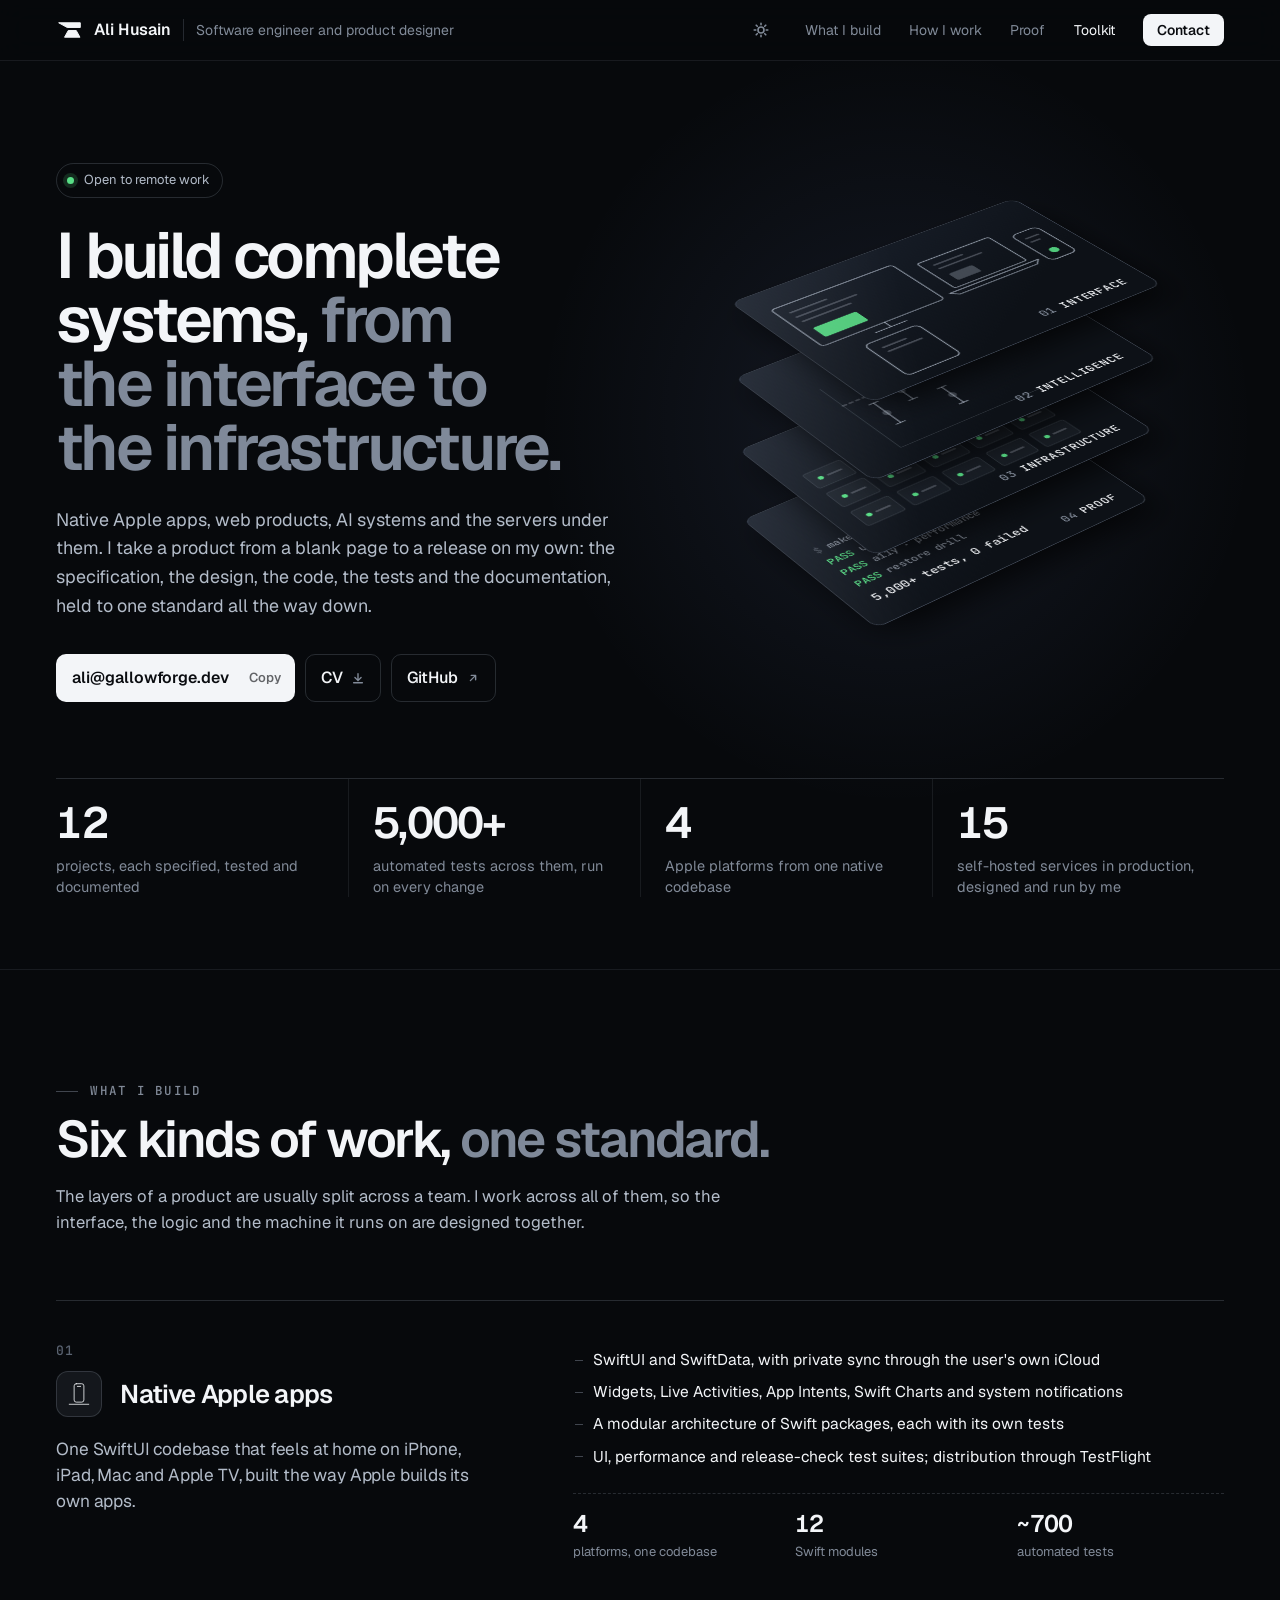
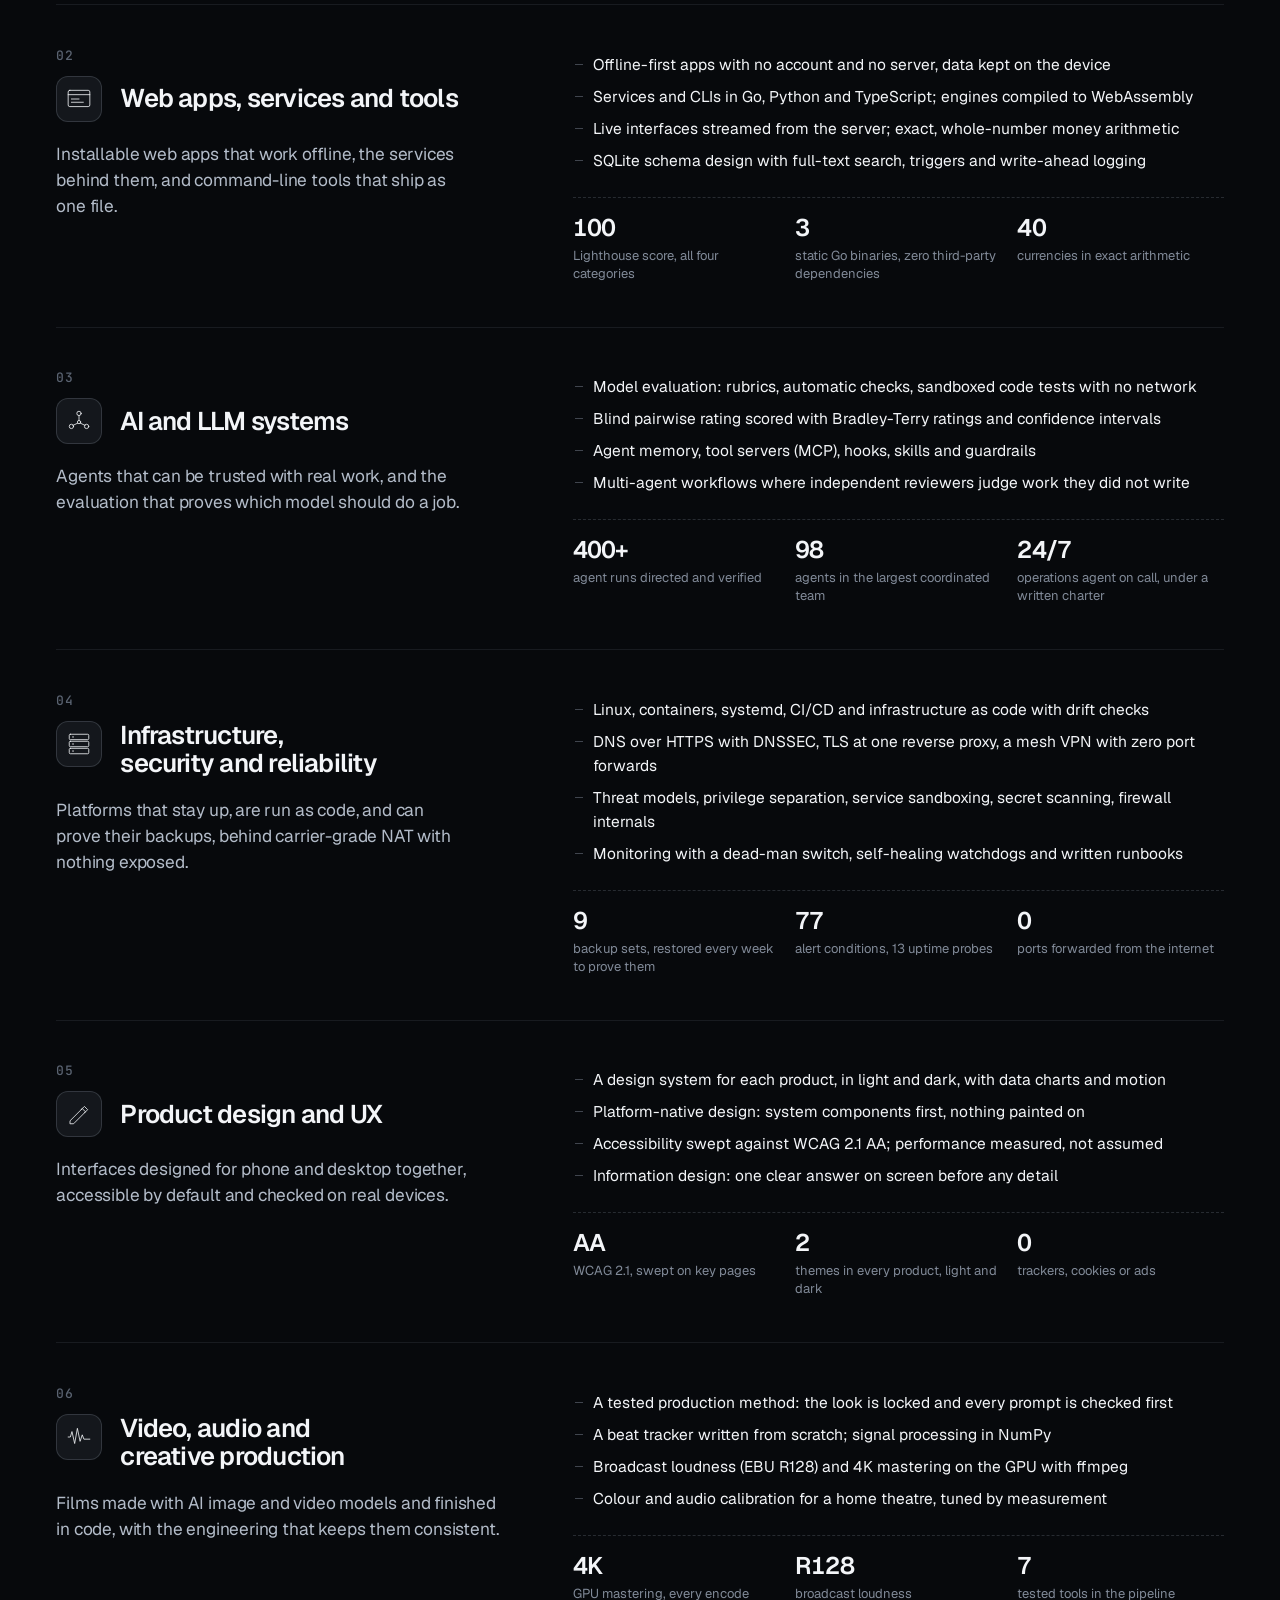
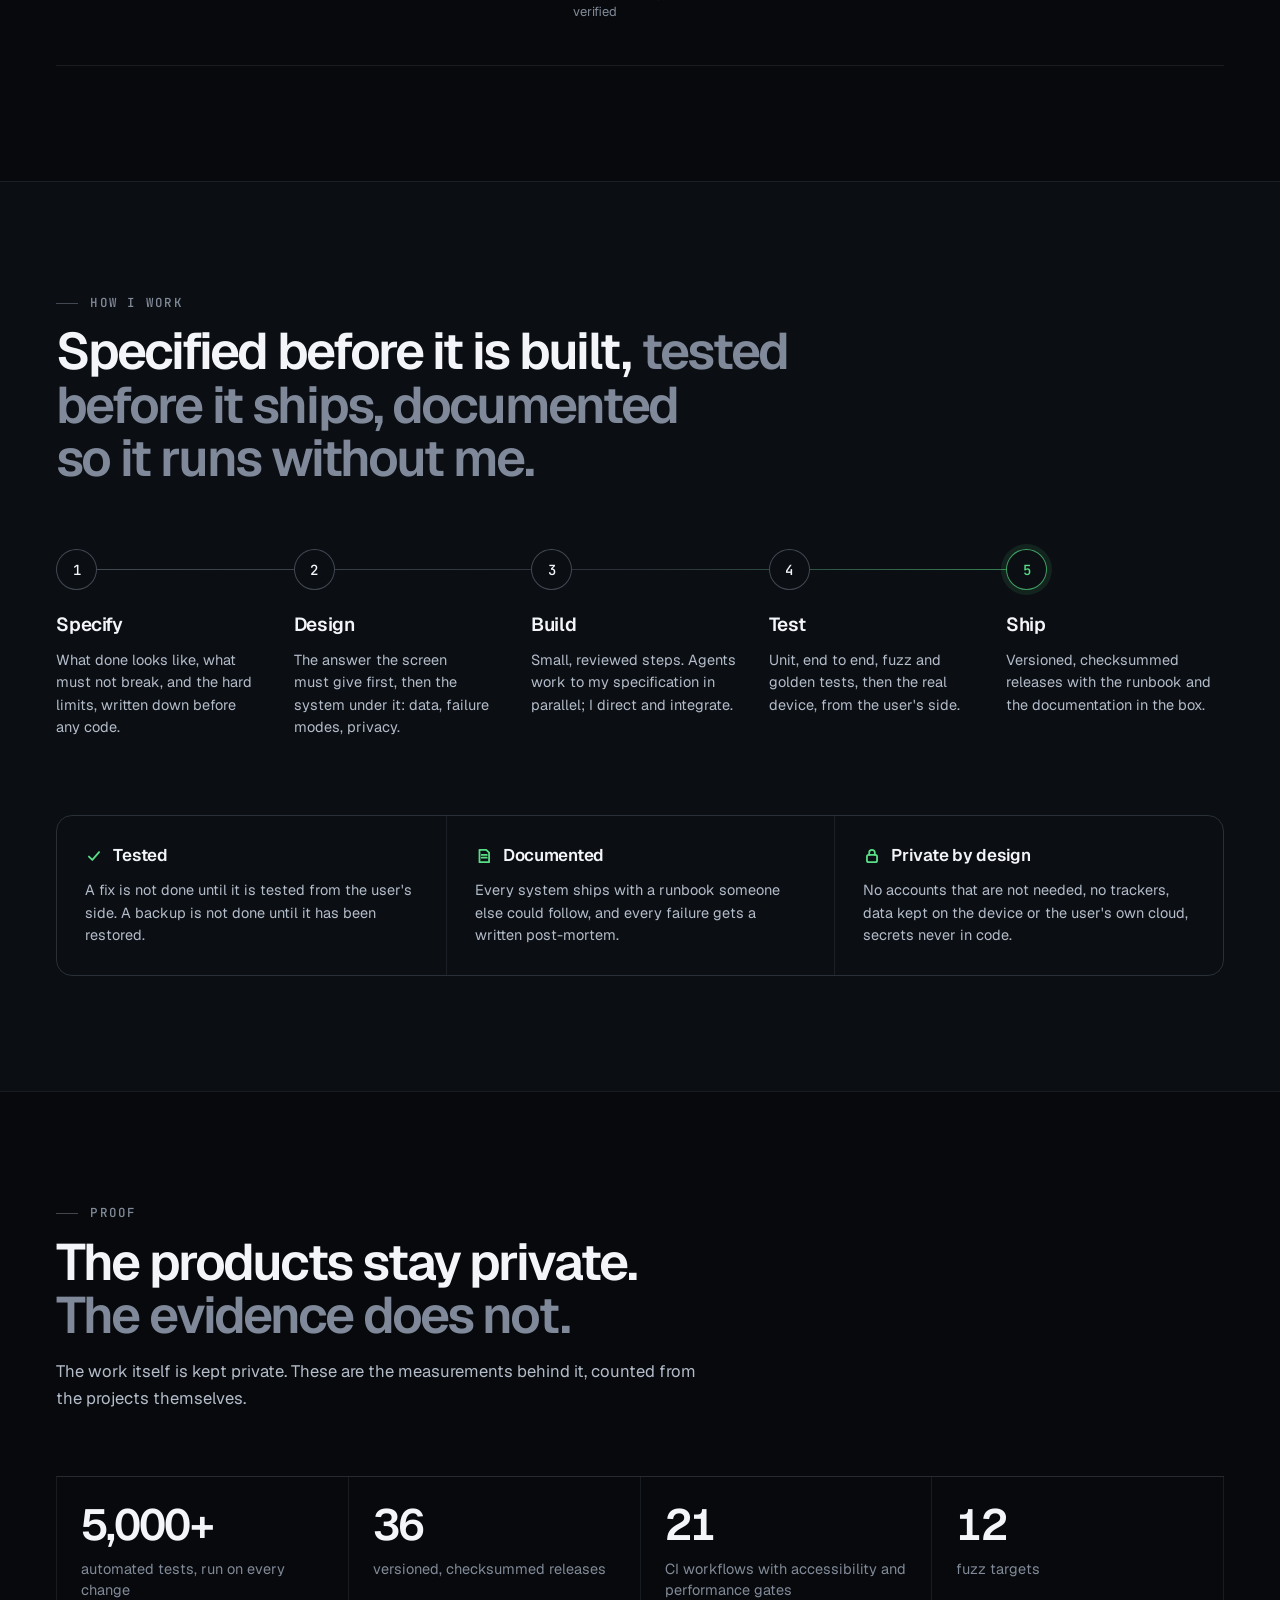
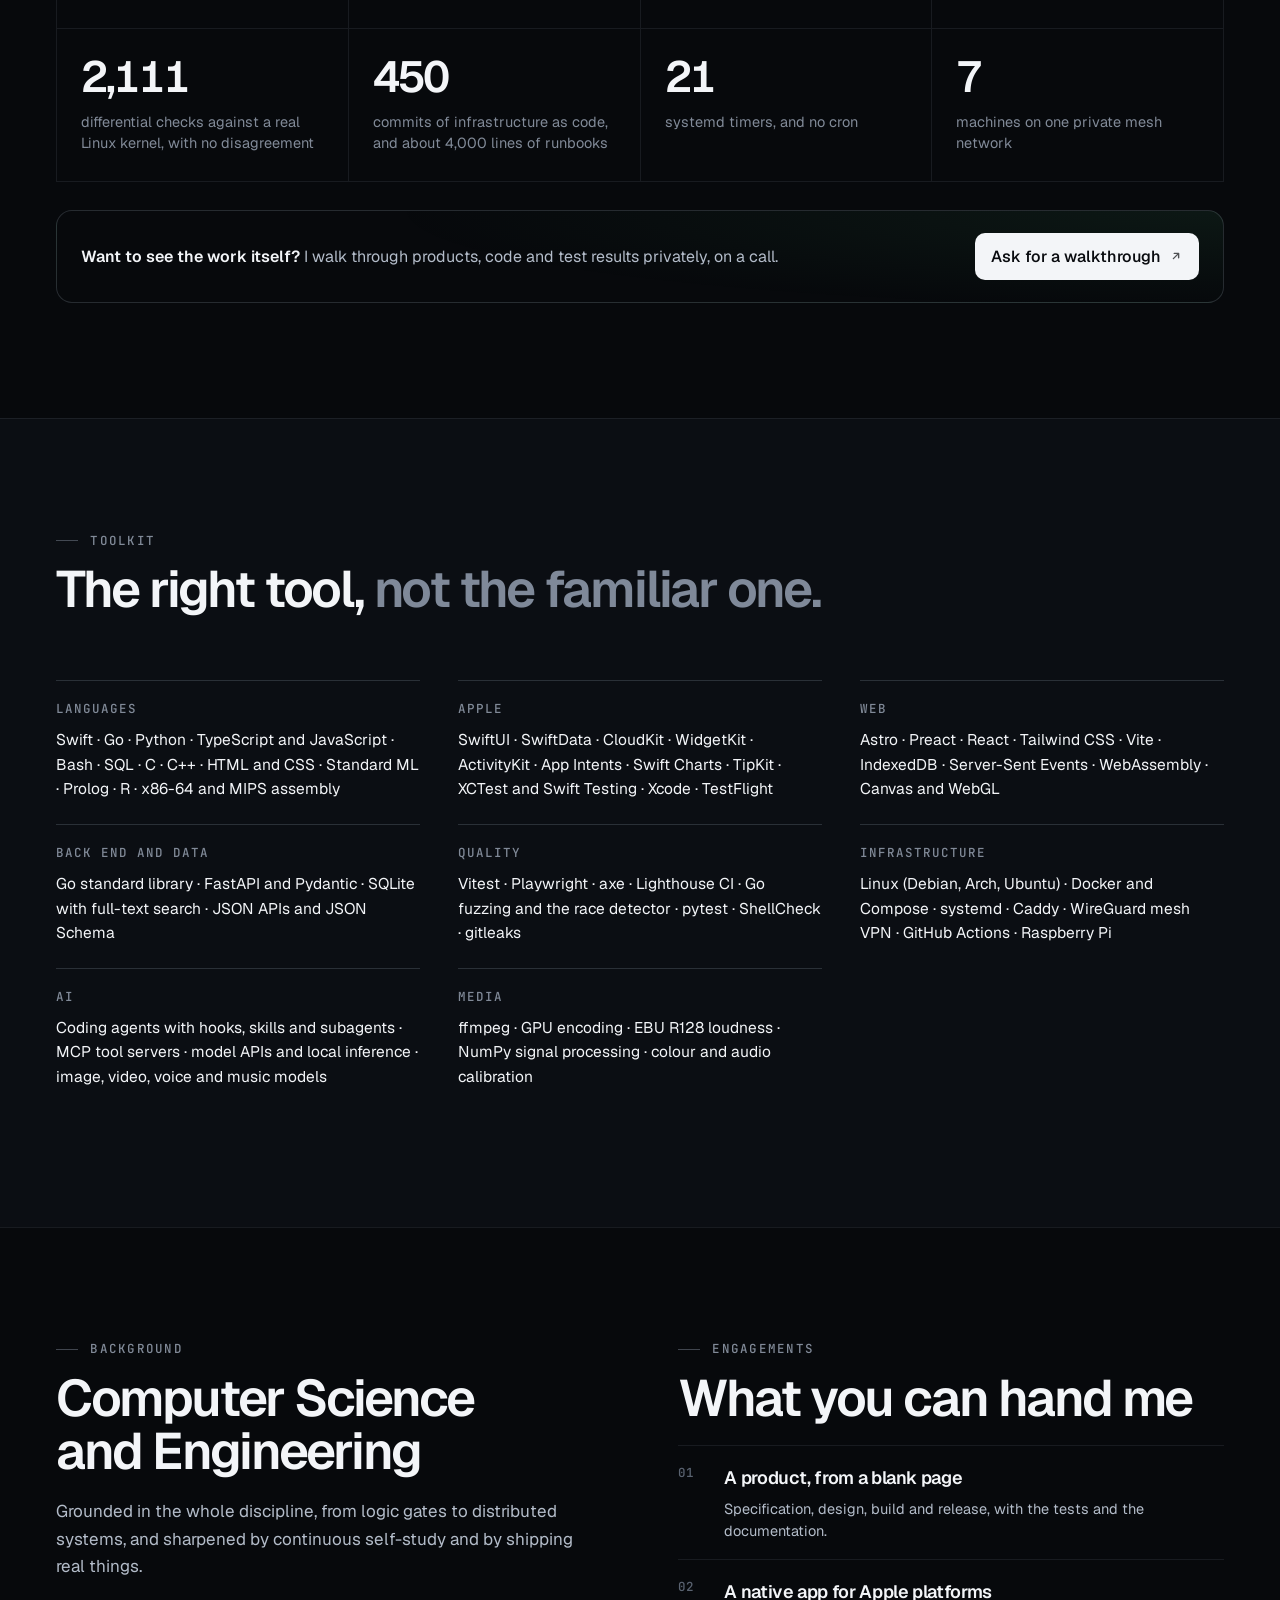
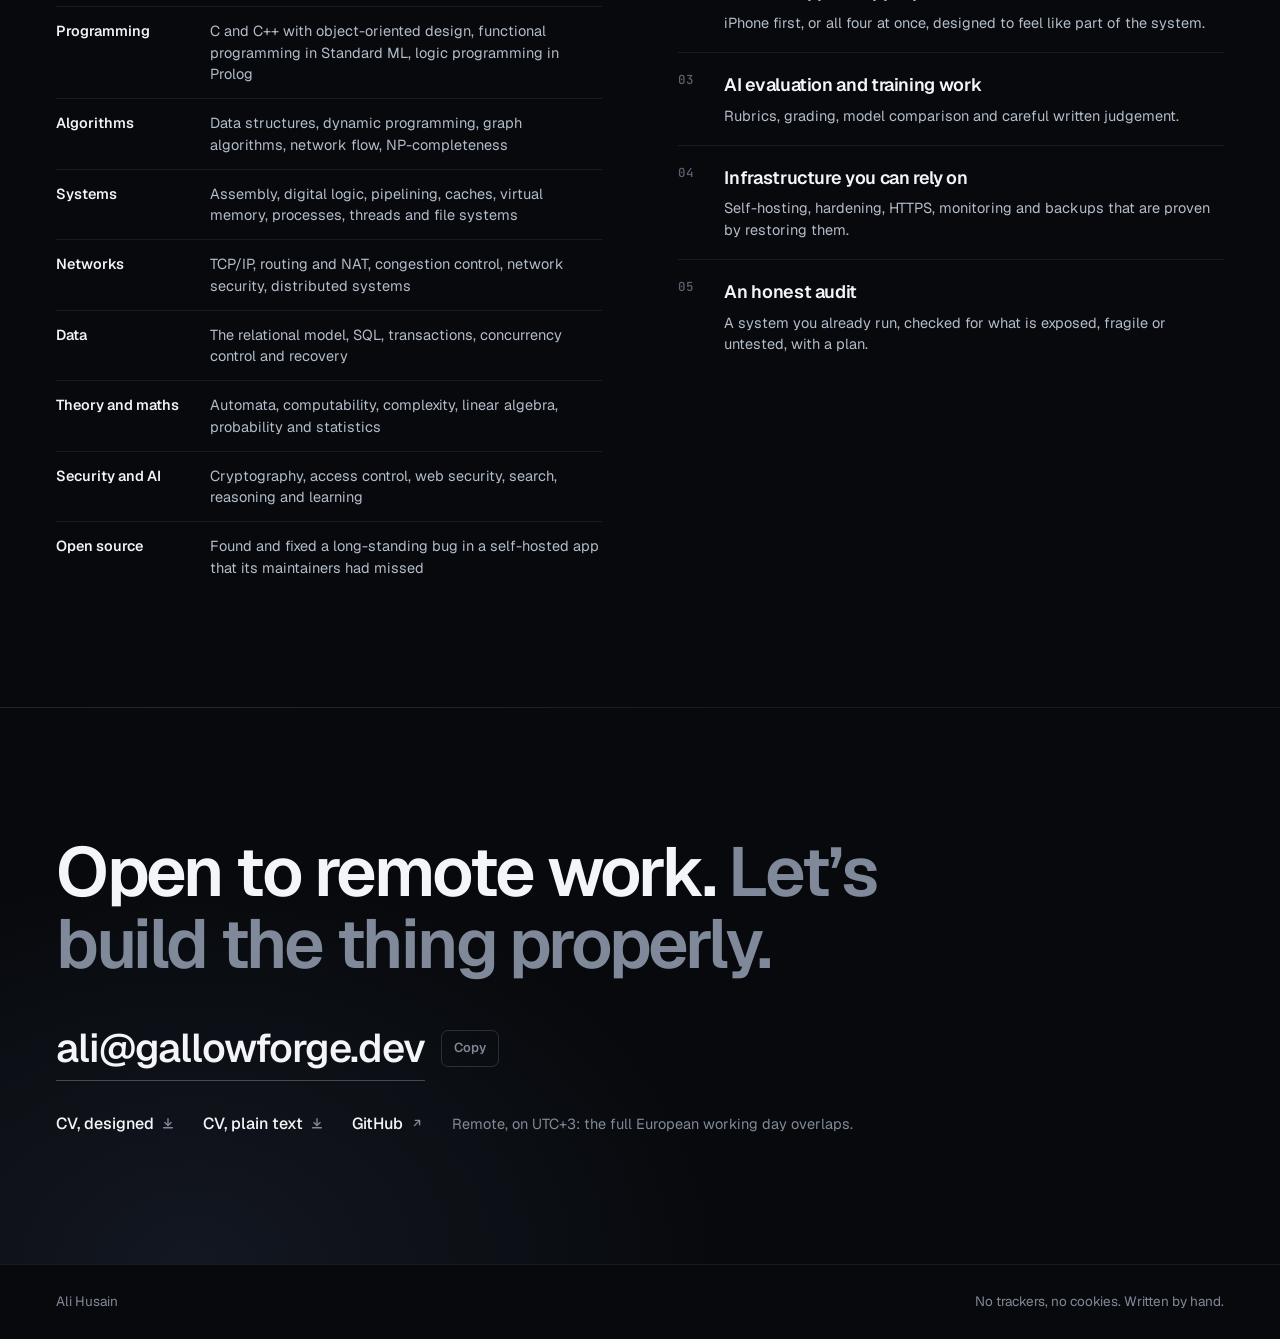
<file: index.html>
<!doctype html>
<html lang="en">
<head>
<meta charset="utf-8">
<meta name="viewport" content="width=device-width, initial-scale=1, viewport-fit=cover">
<title>Ali Husain · Software engineer and product designer</title>
<meta name="description" content="Software engineer and product designer. Native Apple apps, web products, AI systems and the infrastructure under them: specified, designed, built, tested and shipped end to end.">
<meta name="author" content="Ali Husain">
<meta name="color-scheme" content="dark">
<meta name="theme-color" content="#07090c">
<script>try{if(localStorage.getItem("portfolio:theme")==="light"){var d=document;d.documentElement.setAttribute("data-theme","light");d.querySelector('meta[name="color-scheme"]').content="light";d.querySelector('meta[name="theme-color"]').content="#f6f7f9"}}catch(e){}</script>
<link rel="canonical" href="https://gallowforge.github.io/">
<meta property="og:type" content="website">
<meta property="og:title" content="Ali Husain · Software engineer and product designer">
<meta property="og:description" content="Native Apple apps, web products, AI systems and the infrastructure under them: specified, designed, built, tested and shipped end to end.">
<meta property="og:url" content="https://gallowforge.github.io/">
<meta property="og:image" content="https://gallowforge.github.io/assets/og.png?v=cap1">
<meta property="og:image:width" content="1200">
<meta property="og:image:height" content="630">
<meta property="og:image:alt" content="Ali Husain, software engineer and product designer. I build complete systems, from the interface to the infrastructure.">
<meta name="twitter:card" content="summary_large_image">
<link rel="icon" href="assets/favicon.svg" type="image/svg+xml">
<link rel="preload" href="assets/fonts/geist.woff2" as="font" type="font/woff2" crossorigin>
<link rel="stylesheet" href="assets/style.css?v=cap2">
<noscript><style>.theme-toggle { display: none; } [data-rise] { opacity: 1 !important; transform: none !important; }</style></noscript>
</head>
<body>
<a class="skip" href="#main">Skip to content</a>

<header class="top">
  <div class="wrap top-in">
    <a class="brand" href="#top" aria-label="Ali Husain, back to top">
      <svg class="mark" viewBox="0 0 64 64" aria-hidden="true"><path d="M6.6 14.2H59.8V25.8H27.6Z"/><path d="M30.2 33.2H49.8L59 49.8H21Z"/></svg>
      <span class="brand-name">Ali Husain</span>
      <span class="brand-role">Software engineer and product designer</span>
    </a>
    <button class="theme-toggle" type="button" data-theme-switch aria-label="Switch to light theme">
      <svg class="i i-sun" viewBox="0 0 16 16" aria-hidden="true"><circle cx="8" cy="8" r="3"/><path d="M8 1.2v1.6M8 13.2v1.6M1.2 8h1.6M13.2 8h1.6M3.2 3.2l1.1 1.1M11.7 11.7l1.1 1.1M3.2 12.8l1.1-1.1M11.7 4.3l1.1-1.1"/></svg>
      <svg class="i i-moon" viewBox="0 0 16 16" aria-hidden="true"><path d="M13.8 9.1A6 6 0 1 1 6.9 2.2a4.7 4.7 0 0 0 6.9 6.9z"/></svg>
    </button>
    <nav aria-label="Sections">
      <ul>
        <li><a href="#build" data-spy="build">What I build</a></li>
        <li><a href="#method" data-spy="method">How I work</a></li>
        <li><a href="#proof" data-spy="proof">Proof</a></li>
        <li><a href="#toolkit" data-spy="toolkit">Toolkit</a></li>
        <li><a class="nav-cta" href="#contact">Contact</a></li>
      </ul>
    </nav>
  </div>
</header>

<main id="main">

<!-- ============ HERO ============ -->
<section class="hero" id="top" aria-labelledby="hero-h">
  <div class="wrap hero-in">
    <div class="hero-text">
      <p class="eyebrow"><i aria-hidden="true"></i>Open to remote work</p>
      <h1 id="hero-h">I build complete systems, <span>from the interface to the infrastructure.</span></h1>
      <p class="hero-lede">Native Apple apps, web products, AI systems and the servers under them. I take a product from a blank page to a release on my own: the specification, the design, the code, the tests and the documentation, held to one standard all the way down.</p>
      <div class="hero-cta">
        <span class="mail">
          <a class="mail-a" href="mailto:ali@gallowforge.dev">ali@gallowforge.dev</a>
          <button class="mail-copy" type="button" data-copy="ali@gallowforge.dev" aria-label="Copy the email address">Copy</button>
        </span>
        <a class="btn" href="assets/Ali-Husain-CV.pdf">CV <svg class="i" viewBox="0 0 16 16" aria-hidden="true"><path d="M8 3v8M4.5 7.5 8 11l3.5-3.5M3 13.5h10"/></svg></a>
        <a class="btn" href="https://github.com/gallowforge" rel="me">GitHub <svg class="i" viewBox="0 0 16 16" aria-hidden="true"><path d="M5 11 11 5M6 5h5v5"/></svg></a>
      </div>
    </div>

    <!-- The stack: the four layers of a complete system, drawn as plates. No product is pictured. -->
    <div class="scene" aria-hidden="true">
      <div class="stage">
        <div class="stack" id="stack">
          <div class="plate pl-1">
            <span class="ptag"><b>01</b>Interface</span>
            <svg class="pdraw" viewBox="0 0 400 260">
              <!-- a TV, a laptop, a tablet and a phone, drawn as outlines -->
              <rect class="d" x="24" y="40" width="166" height="98" rx="5"/><path class="d" d="M86 150h42M107 138v12"/>
              <rect class="d" x="214" y="56" width="104" height="70" rx="4"/><path class="d" d="M202 132h128l-8 8H210z"/>
              <rect class="d" x="60" y="164" width="72" height="78" rx="7"/>
              <rect class="d" x="340" y="70" width="38" height="74" rx="8"/>
              <path class="s" d="M38 58h48M38 70h80M38 82h64M228 70h40M228 80h60M74 180h30M74 190h44M350 86h18M350 96h12"/>
              <rect class="a" x="38" y="100" width="58" height="24" rx="3"/><rect class="a2" x="228" y="96" width="34" height="18" rx="3"/>
              <circle class="a" cx="359" cy="126" r="6"/>
            </svg>
          </div>
          <div class="plate pl-2">
            <span class="ptag"><b>02</b>Intelligence</span>
            <svg class="pdraw" viewBox="0 0 400 260">
              <!-- a comparison of models, each with its confidence interval, against a bar -->
              <g transform="translate(20 18)">
              <path class="g" d="M40 210h200M40 60v150"/>
              <path class="d" d="M70 120v50M110 96v44M150 140v40M190 78v36"/>
              <path class="d" d="M64 120h12M64 170h12M104 96h12M104 140h12M144 140h12M144 180h12M184 78h12M184 114h12"/>
              <circle class="a2" cx="70" cy="145" r="5"/><circle class="a2" cx="110" cy="118" r="5"/><circle class="a2" cx="150" cy="160" r="5"/><circle class="a" cx="190" cy="96" r="6"/>
              <path class="s" d="M40 104h200" stroke-dasharray="4 5"/>
              </g>
            </svg>
          </div>
          <div class="plate pl-3">
            <span class="ptag"><b>03</b>Infrastructure</span>
            <svg class="pdraw" viewBox="0 0 400 260">
              <!-- fifteen services, each one up -->
              <g transform="translate(-14 30)">
              <g class="cells">
                <rect x="40" y="56" width="52" height="34" rx="4"/><rect x="104" y="56" width="52" height="34" rx="4"/><rect x="168" y="56" width="52" height="34" rx="4"/><rect x="232" y="56" width="52" height="34" rx="4"/><rect x="296" y="56" width="52" height="34" rx="4"/>
                <rect x="40" y="102" width="52" height="34" rx="4"/><rect x="104" y="102" width="52" height="34" rx="4"/><rect x="168" y="102" width="52" height="34" rx="4"/><rect x="232" y="102" width="52" height="34" rx="4"/><rect x="296" y="102" width="52" height="34" rx="4"/>
                <rect x="40" y="148" width="52" height="34" rx="4"/><rect x="104" y="148" width="52" height="34" rx="4"/><rect x="168" y="148" width="52" height="34" rx="4"/><rect x="232" y="148" width="52" height="34" rx="4"/><rect x="296" y="148" width="52" height="34" rx="4"/>
              </g>
              <g class="ok">
                <circle cx="54" cy="73" r="3.5"/><circle cx="118" cy="73" r="3.5"/><circle cx="182" cy="73" r="3.5"/><circle cx="246" cy="73" r="3.5"/><circle cx="310" cy="73" r="3.5"/>
                <circle cx="54" cy="119" r="3.5"/><circle cx="118" cy="119" r="3.5"/><circle cx="182" cy="119" r="3.5"/><circle cx="246" cy="119" r="3.5"/><circle cx="310" cy="119" r="3.5"/>
                <circle cx="54" cy="165" r="3.5"/><circle cx="118" cy="165" r="3.5"/><circle cx="182" cy="165" r="3.5"/><circle cx="246" cy="165" r="3.5"/><circle cx="310" cy="165" r="3.5"/>
              </g>
              <path class="s" d="M64 73h18M128 73h18M192 73h18M256 73h18M320 73h18M64 119h18M128 119h18M192 119h18M256 119h18M320 119h18M64 165h18M128 165h18M192 165h18M256 165h18M320 165h18"/>
              </g>
            </svg>
          </div>
          <div class="plate pl-4">
            <span class="ptag"><b>04</b>Proof</span>
            <svg class="pdraw" viewBox="0 0 400 260">
              <!-- the ground everything stands on: tests and restores that pass -->
              <g transform="translate(-12 34)">
              <text class="t" x="40" y="74"><tspan class="tp">$</tspan> make verify</text>
              <text class="t" x="40" y="102"><tspan class="tk">PASS</tspan> unit · e2e · fuzz</text>
              <text class="t" x="40" y="128"><tspan class="tk">PASS</tspan> a11y · performance</text>
              <text class="t" x="40" y="154"><tspan class="tk">PASS</tspan> restore drill</text>
              <text class="t tb" x="40" y="188">5,000+ tests, 0 failed</text>
              </g>
            </svg>
          </div>
        </div>
      </div>
    </div>
  </div>

  <div class="wrap">
    <dl class="proof-row">
      <div><dt>12</dt><dd>projects, each specified, tested and documented</dd></div>
      <div><dt>5,000+</dt><dd>automated tests across them, run on every change</dd></div>
      <div><dt>4</dt><dd>Apple platforms from one native codebase</dd></div>
      <div><dt>15</dt><dd>self-hosted services in production, designed and run by me</dd></div>
    </dl>
  </div>
</section>

<!-- ============ WHAT I BUILD ============ -->
<section class="sect" id="build" aria-labelledby="build-h">
  <div class="wrap">
    <header class="sect-head">
      <span class="sect-no">What I build</span>
      <h2 id="build-h">Six kinds of work, <span>one standard.</span></h2>
      <p>The layers of a product are usually split across a team. I work across all of them, so the interface, the logic and the machine it runs on are designed together.</p>
    </header>

    <ol class="caps">
      <li class="cap" data-rise>
        <div class="cap-id">
          <span class="cap-no">01</span>
          <svg class="cap-ic" viewBox="0 0 48 48" aria-hidden="true"><rect x="15" y="5" width="18" height="34" rx="4"/><path d="M21 10h6"/><path d="M6 43h36"/></svg>
          <h3>Native Apple apps</h3>
          <p class="cap-line">One SwiftUI codebase that feels at home on iPhone, iPad, Mac and Apple TV, built the way Apple builds its own apps.</p>
        </div>
        <div class="cap-body">
          <ul class="cap-list">
            <li>SwiftUI and SwiftData, with private sync through the user's own iCloud</li>
            <li>Widgets, Live Activities, App Intents, Swift Charts and system notifications</li>
            <li>A modular architecture of Swift packages, each with its own tests</li>
            <li>UI, performance and release-check test suites; distribution through TestFlight</li>
          </ul>
          <dl class="cap-figs">
            <div><dt>4</dt><dd>platforms, one codebase</dd></div>
            <div><dt>12</dt><dd>Swift modules</dd></div>
            <div><dt>~700</dt><dd>automated tests</dd></div>
          </dl>
        </div>
      </li>

      <li class="cap" data-rise>
        <div class="cap-id">
          <span class="cap-no">02</span>
          <svg class="cap-ic" viewBox="0 0 48 48" aria-hidden="true"><rect x="4" y="8" width="40" height="30" rx="3"/><path d="M4 16h40"/><path d="M10 24h14M10 30h22"/></svg>
          <h3>Web apps, services and tools</h3>
          <p class="cap-line">Installable web apps that work offline, the services behind them, and command-line tools that ship as one file.</p>
        </div>
        <div class="cap-body">
          <ul class="cap-list">
            <li>Offline-first apps with no account and no server, data kept on the device</li>
            <li>Services and CLIs in Go, Python and TypeScript; engines compiled to WebAssembly</li>
            <li>Live interfaces streamed from the server; exact, whole-number money arithmetic</li>
            <li>SQLite schema design with full-text search, triggers and write-ahead logging</li>
          </ul>
          <dl class="cap-figs">
            <div><dt>100</dt><dd>Lighthouse score, all four categories</dd></div>
            <div><dt>3</dt><dd>static Go binaries, zero third-party dependencies</dd></div>
            <div><dt>40</dt><dd>currencies in exact arithmetic</dd></div>
          </dl>
        </div>
      </li>

      <li class="cap" data-rise>
        <div class="cap-id">
          <span class="cap-no">03</span>
          <svg class="cap-ic" viewBox="0 0 48 48" aria-hidden="true"><circle cx="24" cy="10" r="4"/><circle cx="10" cy="34" r="4"/><circle cx="38" cy="34" r="4"/><circle cx="24" cy="26" r="3"/><path d="M24 14v9M21.5 28 13 32M26.5 28 35 32"/></svg>
          <h3>AI and LLM systems</h3>
          <p class="cap-line">Agents that can be trusted with real work, and the evaluation that proves which model should do a job.</p>
        </div>
        <div class="cap-body">
          <ul class="cap-list">
            <li>Model evaluation: rubrics, automatic checks, sandboxed code tests with no network</li>
            <li>Blind pairwise rating scored with Bradley-Terry ratings and confidence intervals</li>
            <li>Agent memory, tool servers (MCP), hooks, skills and guardrails</li>
            <li>Multi-agent workflows where independent reviewers judge work they did not write</li>
          </ul>
          <dl class="cap-figs">
            <div><dt>400+</dt><dd>agent runs directed and verified</dd></div>
            <div><dt>98</dt><dd>agents in the largest coordinated team</dd></div>
            <div><dt>24/7</dt><dd>operations agent on call, under a written charter</dd></div>
          </dl>
        </div>
      </li>

      <li class="cap" data-rise>
        <div class="cap-id">
          <span class="cap-no">04</span>
          <svg class="cap-ic" viewBox="0 0 48 48" aria-hidden="true"><rect x="6" y="6" width="36" height="10" rx="2"/><rect x="6" y="19" width="36" height="10" rx="2"/><rect x="6" y="32" width="36" height="10" rx="2"/><path d="M12 11h2M12 24h2M12 37h2"/></svg>
          <h3>Infrastructure, security and reliability</h3>
          <p class="cap-line">Platforms that stay up, are run as code, and can prove their backups, behind carrier-grade NAT with nothing exposed.</p>
        </div>
        <div class="cap-body">
          <ul class="cap-list">
            <li>Linux, containers, systemd, CI/CD and infrastructure as code with drift checks</li>
            <li>DNS over HTTPS with DNSSEC, TLS at one reverse proxy, a mesh VPN with zero port forwards</li>
            <li>Threat models, privilege separation, service sandboxing, secret scanning, firewall internals</li>
            <li>Monitoring with a dead-man switch, self-healing watchdogs and written runbooks</li>
          </ul>
          <dl class="cap-figs">
            <div><dt>9</dt><dd>backup sets, restored every week to prove them</dd></div>
            <div><dt>77</dt><dd>alert conditions, 13 uptime probes</dd></div>
            <div><dt>0</dt><dd>ports forwarded from the internet</dd></div>
          </dl>
        </div>
      </li>

      <li class="cap" data-rise>
        <div class="cap-id">
          <span class="cap-no">05</span>
          <svg class="cap-ic" viewBox="0 0 48 48" aria-hidden="true"><path d="M8 40 30 18l6 6-22 22H8z" transform="translate(0 -4)"/><path d="M28 16l6-6 6 6-6 6"/></svg>
          <h3>Product design and UX</h3>
          <p class="cap-line">Interfaces designed for phone and desktop together, accessible by default and checked on real devices.</p>
        </div>
        <div class="cap-body">
          <ul class="cap-list">
            <li>A design system for each product, in light and dark, with data charts and motion</li>
            <li>Platform-native design: system components first, nothing painted on</li>
            <li>Accessibility swept against WCAG 2.1 AA; performance measured, not assumed</li>
            <li>Information design: one clear answer on screen before any detail</li>
          </ul>
          <dl class="cap-figs">
            <div><dt>AA</dt><dd>WCAG 2.1, swept on key pages</dd></div>
            <div><dt>2</dt><dd>themes in every product, light and dark</dd></div>
            <div><dt>0</dt><dd>trackers, cookies or ads</dd></div>
          </dl>
        </div>
      </li>

      <li class="cap" data-rise>
        <div class="cap-id">
          <span class="cap-no">06</span>
          <svg class="cap-ic" viewBox="0 0 48 48" aria-hidden="true"><path d="M4 24h4l3-10 5 22 5-28 5 24 4-12 3 8h11"/></svg>
          <h3>Video, audio and creative production</h3>
          <p class="cap-line">Films made with AI image and video models and finished in code, with the engineering that keeps them consistent.</p>
        </div>
        <div class="cap-body">
          <ul class="cap-list">
            <li>A tested production method: the look is locked and every prompt is checked first</li>
            <li>A beat tracker written from scratch; signal processing in NumPy</li>
            <li>Broadcast loudness (EBU R128) and 4K mastering on the GPU with ffmpeg</li>
            <li>Colour and audio calibration for a home theatre, tuned by measurement</li>
          </ul>
          <dl class="cap-figs">
            <div><dt>4K</dt><dd>GPU mastering, every encode verified</dd></div>
            <div><dt>R128</dt><dd>broadcast loudness</dd></div>
            <div><dt>7</dt><dd>tested tools in the pipeline</dd></div>
          </dl>
        </div>
      </li>
    </ol>
  </div>
</section>

<!-- ============ HOW I WORK ============ -->
<section class="sect sect--alt" id="method" aria-labelledby="method-h">
  <div class="wrap">
    <header class="sect-head">
      <span class="sect-no">How I work</span>
      <h2 id="method-h">Specified before it is built, <span>tested before it ships, documented so it runs without me.</span></h2>
    </header>

    <ol class="flow" data-rise>
      <li><span class="flow-no">1</span><h3>Specify</h3><p>What done looks like, what must not break, and the hard limits, written down before any code.</p></li>
      <li><span class="flow-no">2</span><h3>Design</h3><p>The answer the screen must give first, then the system under it: data, failure modes, privacy.</p></li>
      <li><span class="flow-no">3</span><h3>Build</h3><p>Small, reviewed steps. Agents work to my specification in parallel; I direct and integrate.</p></li>
      <li><span class="flow-no">4</span><h3>Test</h3><p>Unit, end to end, fuzz and golden tests, then the real device, from the user's side.</p></li>
      <li><span class="flow-no">5</span><h3>Ship</h3><p>Versioned, checksummed releases with the runbook and the documentation in the box.</p></li>
    </ol>

    <dl class="bar" data-rise>
      <div>
        <dt><svg class="i" viewBox="0 0 16 16" aria-hidden="true"><path d="m3.5 8.5 3 3 6-7"/></svg>Tested</dt>
        <dd>A fix is not done until it is tested from the user's side. A backup is not done until it has been restored.</dd>
      </div>
      <div>
        <dt><svg class="i" viewBox="0 0 16 16" aria-hidden="true"><path d="M4 2.5h6l2.5 2.5v8.5H4zM6 7h4.5M6 9.5h4.5"/></svg>Documented</dt>
        <dd>Every system ships with a runbook someone else could follow, and every failure gets a written post-mortem.</dd>
      </div>
      <div>
        <dt><svg class="i" viewBox="0 0 16 16" aria-hidden="true"><rect x="3.5" y="7" width="9" height="6.5" rx="1.5"/><path d="M5.5 7V5a2.5 2.5 0 0 1 5 0v2"/></svg>Private by design</dt>
        <dd>No accounts that are not needed, no trackers, data kept on the device or the user's own cloud, secrets never in code.</dd>
      </div>
    </dl>
  </div>
</section>

<!-- ============ PROOF WITHOUT EXPOSURE ============ -->
<section class="sect" id="proof" aria-labelledby="proof-h">
  <div class="wrap">
    <header class="sect-head">
      <span class="sect-no">Proof</span>
      <h2 id="proof-h">The products stay private. <span>The evidence does not.</span></h2>
      <p>The work itself is kept private. These are the measurements behind it, counted from the projects themselves.</p>
    </header>

    <dl class="measures" data-rise>
      <div><dt>5,000+</dt><dd>automated tests, run on every change</dd></div>
      <div><dt>36</dt><dd>versioned, checksummed releases</dd></div>
      <div><dt>21</dt><dd>CI workflows with accessibility and performance gates</dd></div>
      <div><dt>12</dt><dd>fuzz targets</dd></div>
      <div><dt>2,111</dt><dd>differential checks against a real Linux kernel, with no disagreement</dd></div>
      <div><dt>450</dt><dd>commits of infrastructure as code, and about 4,000 lines of runbooks</dd></div>
      <div><dt>21</dt><dd>systemd timers, and no cron</dd></div>
      <div><dt>7</dt><dd>machines on one private mesh network</dd></div>
    </dl>

    <aside class="walk" data-rise>
      <p><b>Want to see the work itself?</b> I walk through products, code and test results privately, on a call.</p>
      <a class="btn btn--ink" href="mailto:ali@gallowforge.dev?subject=Walkthrough">Ask for a walkthrough <svg class="i" viewBox="0 0 16 16" aria-hidden="true"><path d="M5 11 11 5M6 5h5v5"/></svg></a>
    </aside>
  </div>
</section>

<!-- ============ TOOLKIT ============ -->
<section class="sect sect--alt" id="toolkit" aria-labelledby="toolkit-h">
  <div class="wrap">
    <header class="sect-head">
      <span class="sect-no">Toolkit</span>
      <h2 id="toolkit-h">The right tool, <span>not the familiar one.</span></h2>
    </header>
    <dl class="kit" data-rise>
      <div><dt>Languages</dt><dd>Swift · Go · Python · TypeScript and JavaScript · Bash · SQL · C · C++ · HTML and CSS · Standard ML · Prolog · R · x86-64 and MIPS assembly</dd></div>
      <div><dt>Apple</dt><dd>SwiftUI · SwiftData · CloudKit · WidgetKit · ActivityKit · App Intents · Swift Charts · TipKit · XCTest and Swift Testing · Xcode · TestFlight</dd></div>
      <div><dt>Web</dt><dd>Astro · Preact · React · Tailwind CSS · Vite · IndexedDB · Server-Sent Events · WebAssembly · Canvas and WebGL</dd></div>
      <div><dt>Back end and data</dt><dd>Go standard library · FastAPI and Pydantic · SQLite with full-text search · JSON APIs and JSON Schema</dd></div>
      <div><dt>Quality</dt><dd>Vitest · Playwright · axe · Lighthouse CI · Go fuzzing and the race detector · pytest · ShellCheck · gitleaks</dd></div>
      <div><dt>Infrastructure</dt><dd>Linux (Debian, Arch, Ubuntu) · Docker and Compose · systemd · Caddy · WireGuard mesh VPN · GitHub Actions · Raspberry Pi</dd></div>
      <div><dt>AI</dt><dd>Coding agents with hooks, skills and subagents · MCP tool servers · model APIs and local inference · image, video, voice and music models</dd></div>
      <div><dt>Media</dt><dd>ffmpeg · GPU encoding · EBU R128 loudness · NumPy signal processing · colour and audio calibration</dd></div>
    </dl>
  </div>
</section>

<!-- ============ BACKGROUND + ENGAGEMENTS ============ -->
<section class="sect" id="background" aria-labelledby="bg-h">
  <div class="wrap two">
    <div class="col">
      <header class="sect-head sect-head--tight">
        <span class="sect-no">Background</span>
        <h2 id="bg-h">Computer Science and Engineering</h2>
      </header>
      <p class="col-lede">Grounded in the whole discipline, from logic gates to distributed systems, and sharpened by continuous self-study and by shipping real things.</p>
      <ul class="found" data-rise>
        <li><b>Programming</b> C and C++ with object-oriented design, functional programming in Standard ML, logic programming in Prolog</li>
        <li><b>Algorithms</b> Data structures, dynamic programming, graph algorithms, network flow, NP-completeness</li>
        <li><b>Systems</b> Assembly, digital logic, pipelining, caches, virtual memory, processes, threads and file systems</li>
        <li><b>Networks</b> TCP/IP, routing and NAT, congestion control, network security, distributed systems</li>
        <li><b>Data</b> The relational model, SQL, transactions, concurrency control and recovery</li>
        <li><b>Theory and maths</b> Automata, computability, complexity, linear algebra, probability and statistics</li>
        <li><b>Security and AI</b> Cryptography, access control, web security, search, reasoning and learning</li>
        <li><b>Open source</b> Found and fixed a long-standing bug in a self-hosted app that its maintainers had missed</li>
      </ul>
    </div>
    <div class="col" id="engage">
      <header class="sect-head sect-head--tight">
        <span class="sect-no">Engagements</span>
        <h2>What you can hand me</h2>
      </header>
      <ul class="hand" data-rise>
        <li><h3>A product, from a blank page</h3><p>Specification, design, build and release, with the tests and the documentation.</p></li>
        <li><h3>A native app for Apple platforms</h3><p>iPhone first, or all four at once, designed to feel like part of the system.</p></li>
        <li><h3>AI evaluation and training work</h3><p>Rubrics, grading, model comparison and careful written judgement.</p></li>
        <li><h3>Infrastructure you can rely on</h3><p>Self-hosting, hardening, HTTPS, monitoring and backups that are proven by restoring them.</p></li>
        <li><h3>An honest audit</h3><p>A system you already run, checked for what is exposed, fragile or untested, with a plan.</p></li>
      </ul>
    </div>
  </div>
</section>

<!-- ============ CONTACT ============ -->
<section class="contact" id="contact" aria-labelledby="contact-h">
  <div class="wrap">
    <h2 id="contact-h">Open to remote work. <span>Let’s build the thing properly.</span></h2>
    <p class="contact-mail"><a href="mailto:ali@gallowforge.dev">ali@gallowforge.dev</a><button class="mail-copy" type="button" data-copy="ali@gallowforge.dev" aria-label="Copy the email address">Copy</button></p>
    <ul class="contact-links">
      <li><a href="assets/Ali-Husain-CV.pdf">CV, designed <svg class="i" viewBox="0 0 16 16" aria-hidden="true"><path d="M8 3v8M4.5 7.5 8 11l3.5-3.5M3 13.5h10"/></svg></a></li>
      <li><a href="assets/Ali-Husain-CV-plain.pdf">CV, plain text <svg class="i" viewBox="0 0 16 16" aria-hidden="true"><path d="M8 3v8M4.5 7.5 8 11l3.5-3.5M3 13.5h10"/></svg></a></li>
      <li><a href="https://github.com/gallowforge" rel="me">GitHub <svg class="i" viewBox="0 0 16 16" aria-hidden="true"><path d="M5 11 11 5M6 5h5v5"/></svg></a></li>
      <li class="where">Remote, on UTC+3: the full European working day overlaps.</li>
    </ul>
  </div>
</section>

</main>

<footer class="foot">
  <div class="wrap foot-in">
    <span>Ali Husain</span>
    <span>No trackers, no cookies. Written by hand.</span>
  </div>
</footer>

<script src="assets/main.js?v=cap2" defer></script>
</body>
</html>
</file>
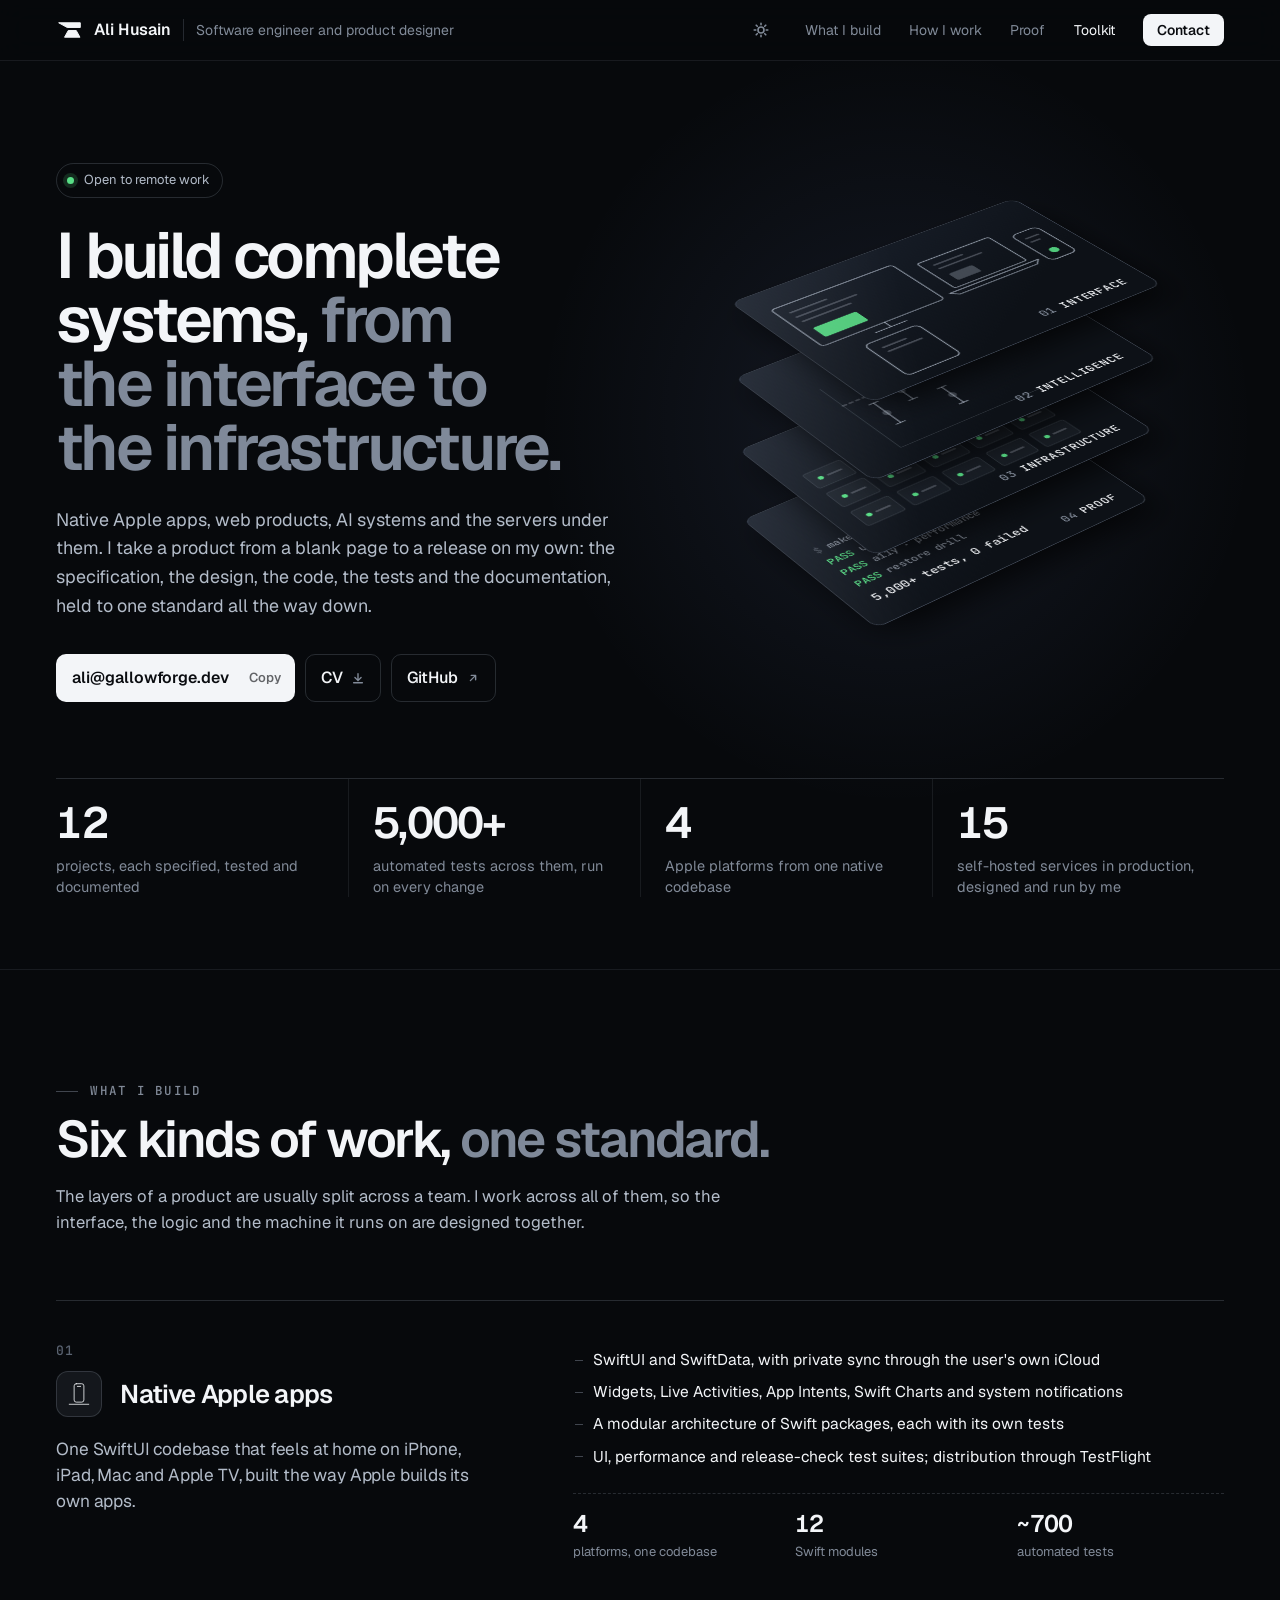
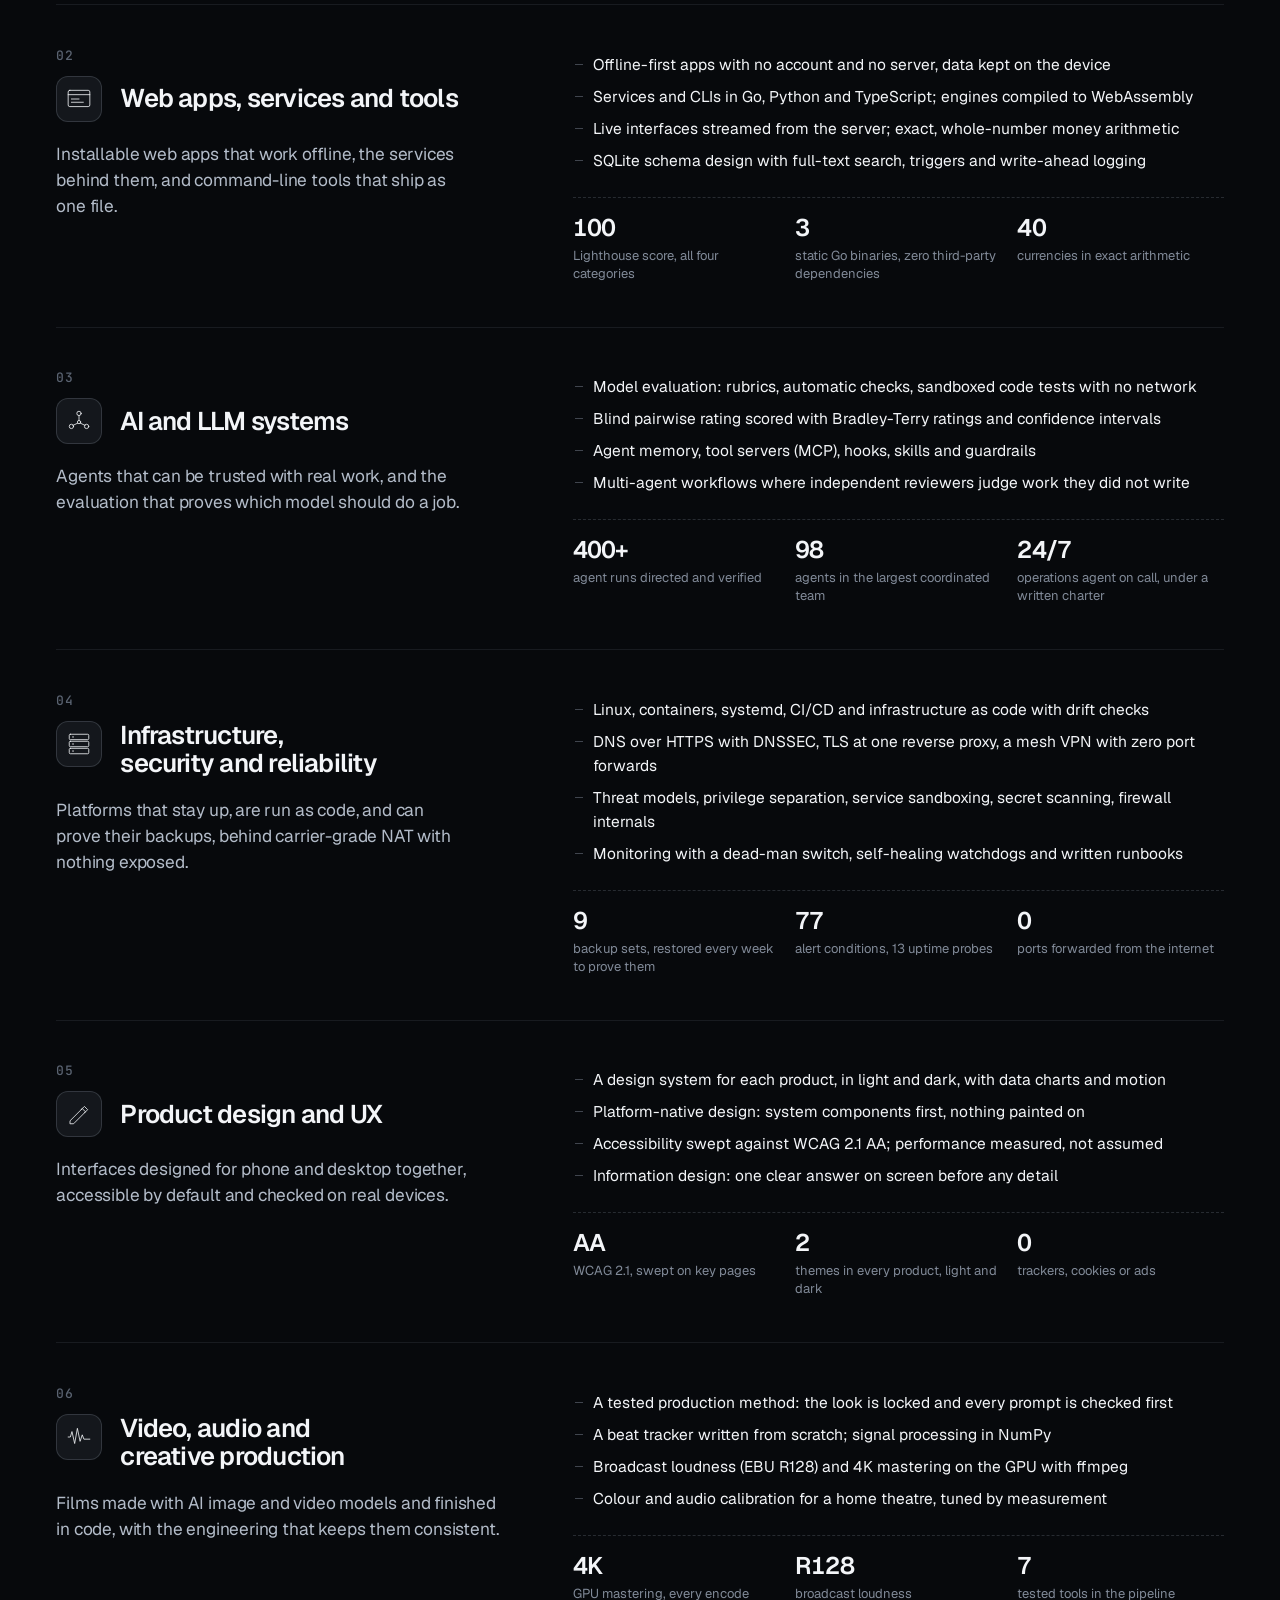
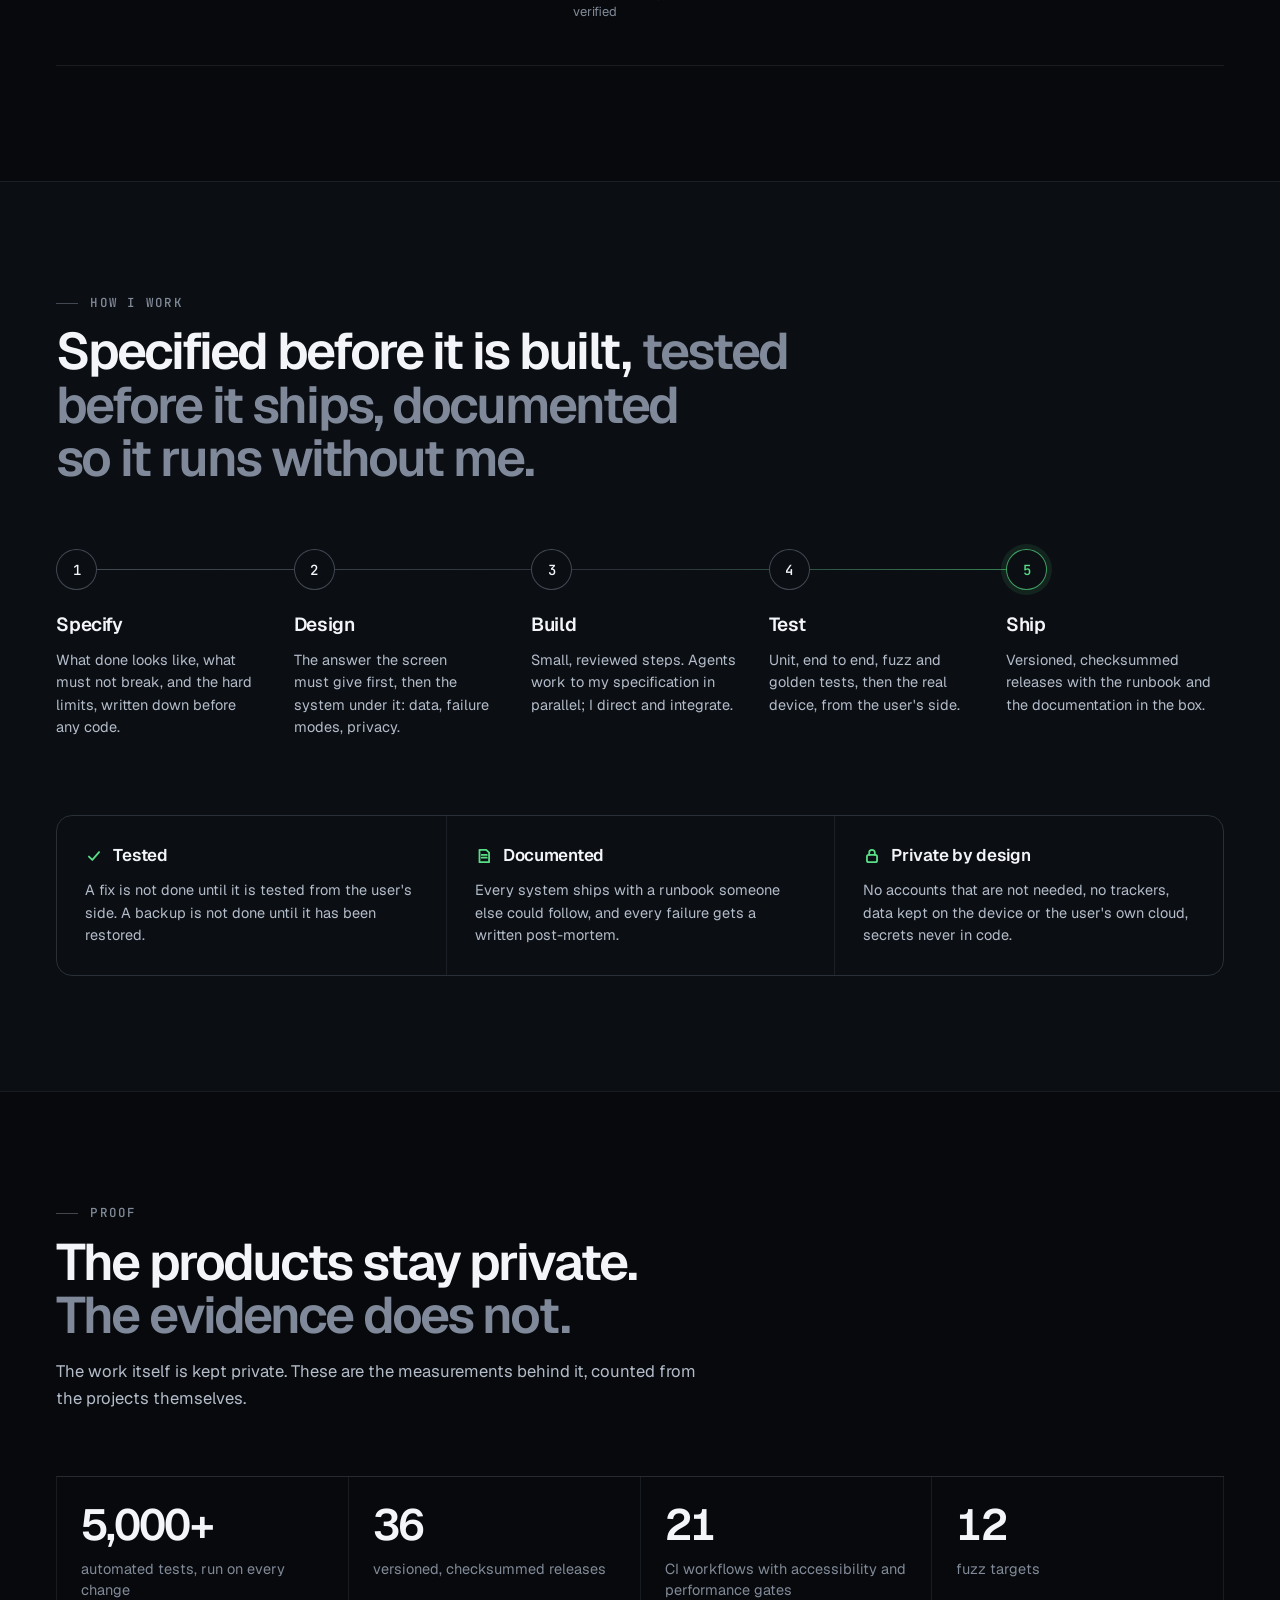
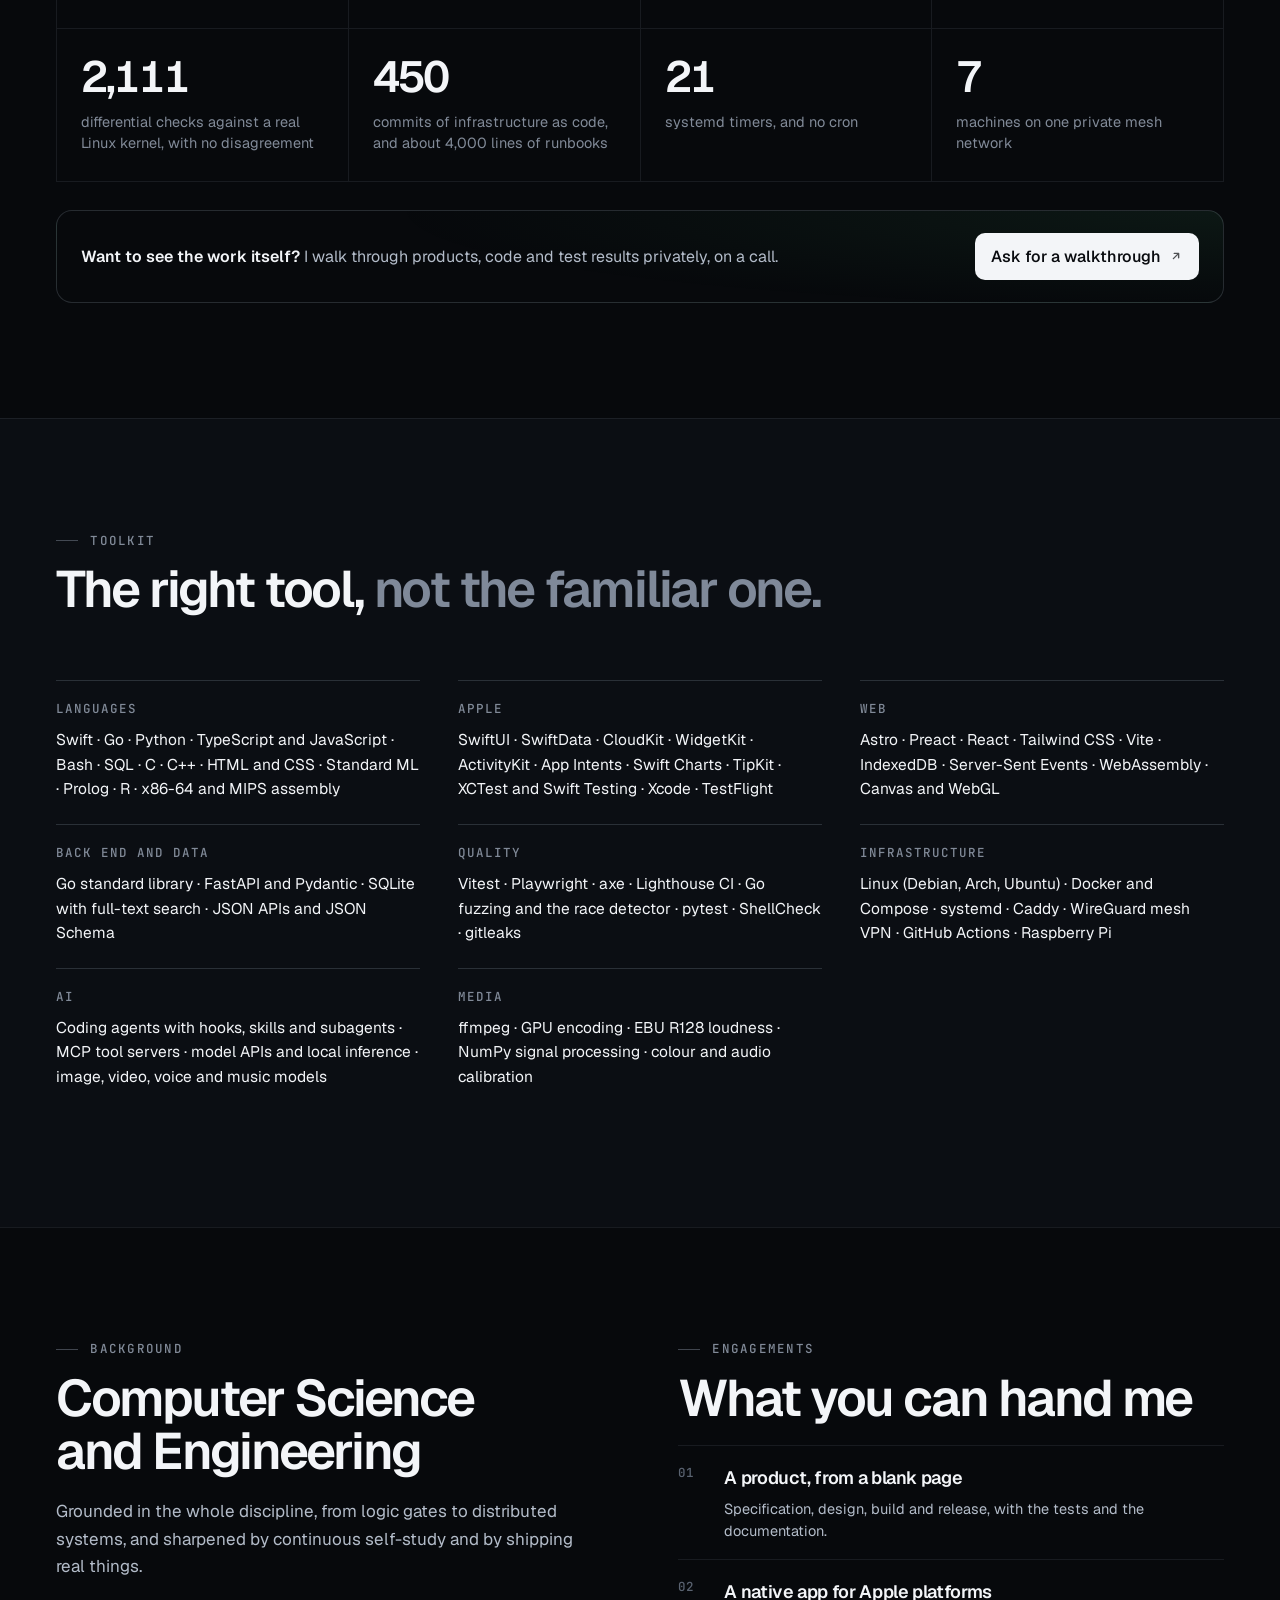
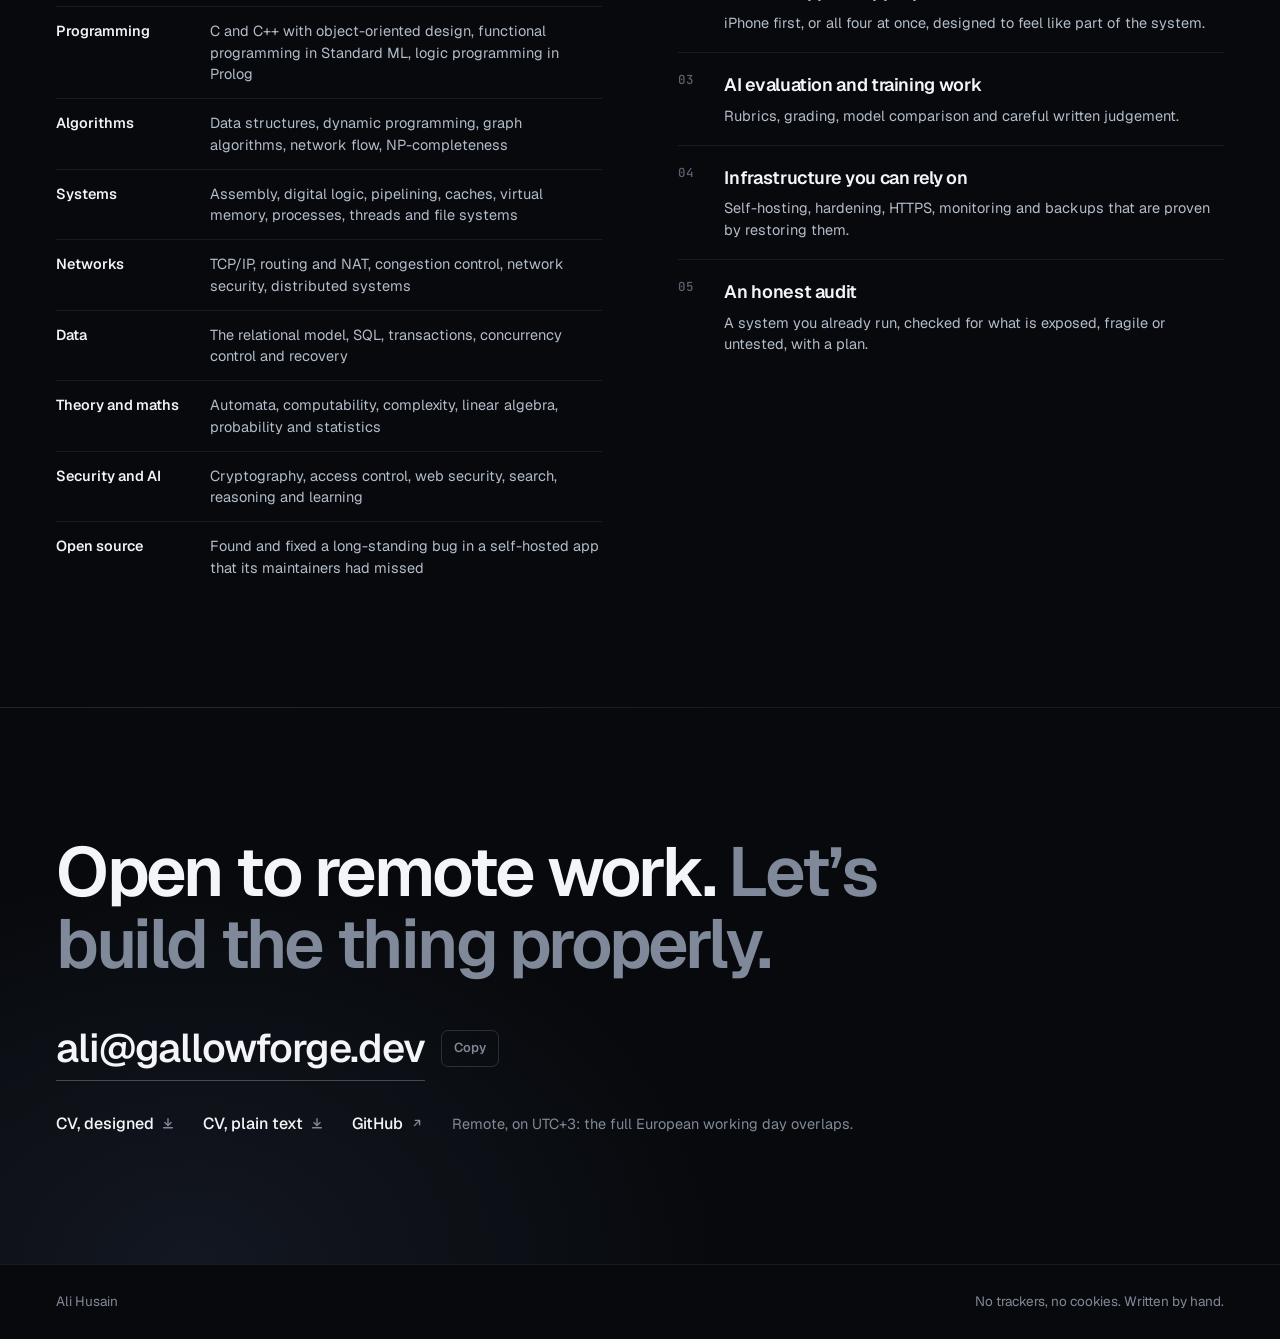
<file: ledger/index.html>
<!doctype html>
<html lang="en">
<head>
<meta charset="utf-8">
<meta name="viewport" content="width=device-width, initial-scale=1">
<title>Ali Husain · Software engineer and product designer</title>
<meta name="robots" content="noindex">
<link rel="canonical" href="https://gallowforge.github.io/">
<meta http-equiv="refresh" content="0; url=/">
<script>location.replace('/');</script>
<style>body{margin:0;min-height:100vh;display:grid;place-items:center;background:#07090c;color:#f3f5f8;font:16px/1.5 system-ui,sans-serif;padding:0 16px}a{color:#fff}</style>
</head>
<body><p>This page has moved. <a href="/">Go to the portfolio</a></p></body>
</html>
</file>
<file: assets/style.css>
@font-face { font-family: "Geist"; src: url("fonts/geist.woff2") format("woff2"); font-style: normal; font-weight: 100 900; font-display: swap; }
@font-face { font-family: "JetBrains Mono"; src: url("fonts/jetbrains-mono.woff2") format("woff2"); font-style: normal; font-weight: 400 500; font-display: swap; }
/* Ali Husain: the portfolio. It opens dark; a switch in the bar turns the lights on.
   Capabilities first: no product is pictured. Every colour that depends on the theme is a token here. */

:root {
  color-scheme: dark;
  --bg: #07090c;
  --bg-1: #0b0e13;
  --bg-2: #10141b;
  --ink: #f3f5f8;
  --body: #b3bcc9;
  --muted: #818a98;
  --faint: #5a6371;
  --h-2: #7f8999;                           /* the second half of a headline */
  --line: rgba(196, 210, 232, .09);
  --line-2: rgba(196, 210, 232, .17);
  --line-3: rgba(196, 210, 232, .3);
  --tint: rgba(196, 210, 232, .07);
  --ok: #58de86;
  --glow: 88, 222, 134;                     /* the green of a passing check, as rgb parts */
  --cool: 140, 170, 255;                    /* the cool light on the plates */
  --bar: rgba(7, 9, 12, .82);
  --focus: #dfe6f1;
  --on-ink: #0a0c10;
  --ink-hover: #fff;

  /* the plates of the stack */
  --plate: linear-gradient(150deg, #1a212d, #0d1117 70%);
  --plate-edge: rgba(196, 210, 232, .22);
  --plate-shadow: 0 4cqw 8cqw -1cqw rgba(0, 0, 0, .75);
  --draw: rgba(214, 224, 240, .62);
  --draw-soft: rgba(214, 224, 240, .26);
  --draw-grid: rgba(214, 224, 240, .14);
  --cell: rgba(214, 224, 240, .05);

  --sans: "Geist", system-ui, -apple-system, "Segoe UI", Roboto, sans-serif;
  --mono: "JetBrains Mono", ui-monospace, "SF Mono", Menlo, Consolas, monospace;
  --wrap: 1296px;
  --gutter: clamp(16px, 4.4vw, 64px);
  --ease: cubic-bezier(.2, .7, .2, 1);
  --nav-gap: clamp(16px, 2.2vw, 30px);
}

/* The light theme: cool paper, the same ink. */
:root[data-theme="light"] {
  color-scheme: light;
  --bg: #f6f7f9;
  --bg-1: #eef1f5;
  --bg-2: #e7ebf1;
  --ink: #0b0e13;
  --body: #36404d;
  --muted: #5a6370;
  --faint: #666f7c;
  --h-2: #737d8b;
  --line: rgba(16, 24, 40, .11);
  --line-2: rgba(16, 24, 40, .2);
  --line-3: rgba(16, 24, 40, .34);
  --tint: rgba(16, 24, 40, .05);
  --ok: #0f783a;
  --glow: 15, 120, 58;
  --cool: 60, 90, 200;
  --bar: rgba(246, 247, 249, .84);
  --focus: #0b0e13;
  --on-ink: #ffffff;
  --ink-hover: #262d39;
  --plate: linear-gradient(150deg, #ffffff, #eef1f6 70%);
  --plate-edge: rgba(16, 24, 40, .16);
  --plate-shadow: 0 2cqw 4cqw -1.6cqw rgba(16, 24, 40, .28);
  --draw: rgba(20, 28, 42, .66);
  --draw-soft: rgba(20, 28, 42, .3);
  --draw-grid: rgba(20, 28, 42, .14);
  --cell: rgba(20, 28, 42, .035);
}

*, *::before, *::after { box-sizing: border-box; }
html { scroll-behavior: smooth; scroll-padding-top: 76px; -webkit-text-size-adjust: 100%; }
body { margin: 0; background: var(--bg); color: var(--body); font: 400 16px/1.6 var(--sans); -webkit-font-smoothing: antialiased; text-rendering: optimizeLegibility; overflow-x: clip; }
h1, h2, h3, p, dl, dd, ol, ul, figure { margin: 0; }
ol, ul { padding: 0; list-style: none; }
a { color: inherit; text-decoration: none; }
button { font: inherit; color: inherit; background: none; border: 0; padding: 0; cursor: pointer; }
::selection { background: var(--focus); color: var(--bg); }
:focus-visible { outline: 2px solid var(--focus); outline-offset: 3px; border-radius: 4px; }
.i { width: 14px; height: 14px; fill: none; stroke: currentColor; stroke-width: 1.6; stroke-linecap: round; stroke-linejoin: round; flex: none; }
.wrap { width: 100%; max-width: calc(var(--wrap) + 2 * var(--gutter)); margin: 0 auto; padding: 0 max(var(--gutter), env(safe-area-inset-left)) 0 max(var(--gutter), env(safe-area-inset-right)); }
.skip { position: fixed; left: 12px; top: -60px; z-index: 50; padding: 10px 14px; border-radius: 8px; background: var(--ink); color: var(--on-ink); font-weight: 560; transition: top .2s; }
.skip:focus { top: 12px; }
.theme-swap, .theme-swap * { transition: none !important; }

/* ---------- the bar ---------- */
.top { position: sticky; top: 0; z-index: 20; background: var(--bar); -webkit-backdrop-filter: saturate(1.4) blur(14px); backdrop-filter: saturate(1.4) blur(14px); border-bottom: 1px solid var(--line); }
.top-in { display: flex; align-items: center; gap: 24px; height: 60px; }
.brand { display: flex; align-items: center; gap: 12px; min-width: 0; color: var(--ink); }
.mark { width: 26px; height: 26px; flex: none; fill: currentColor; stroke: currentColor; stroke-width: 2.4; stroke-linejoin: round; }
.brand-name { font-weight: 600; letter-spacing: -.01em; white-space: nowrap; }
.brand-role { color: var(--muted); font-size: 14px; white-space: nowrap; padding-left: 12px; border-left: 1px solid var(--line-2); }
.theme-toggle { display: grid; place-items: center; flex: none; width: 40px; height: 40px; margin-left: auto; border-radius: 8px; color: var(--muted); transition: color .2s, background .2s; }
.theme-toggle:hover { color: var(--ink); background: var(--tint); }
.theme-toggle .i { width: 16px; height: 16px; }
.theme-toggle .i-moon, :root[data-theme="light"] .theme-toggle .i-sun { display: none; }
:root[data-theme="light"] .theme-toggle .i-moon { display: block; }
.top nav ul { display: flex; align-items: center; gap: var(--nav-gap); }
.top nav a { font-size: 14px; color: var(--muted); white-space: nowrap; transition: color .2s; }
.top nav a:hover, .top nav a.is-on { color: var(--ink); }
.top nav a.nav-cta { color: var(--on-ink); background: var(--ink); padding: 7px 14px; border-radius: 8px; font-weight: 560; }
.top nav a.nav-cta:hover { background: var(--ink-hover); }

/* ---------- hero ---------- */
.hero { position: relative; padding: clamp(40px, 7vw, 96px) 0 clamp(40px, 6vw, 72px); overflow: clip; }
.hero::before { content: ""; position: absolute; inset: -20% -10% auto 30%; height: 120%; pointer-events: none;
  background: radial-gradient(closest-side, rgba(var(--cool), .10), transparent 70%); }
.hero-in { position: relative; display: grid; grid-template-columns: minmax(0, 1.02fr) minmax(0, 1fr); gap: clamp(24px, 4vw, 64px); align-items: center; }
.eyebrow { display: inline-flex; align-items: center; gap: 10px; margin-bottom: 26px; padding: 6px 12px 6px 10px; border: 1px solid var(--line-2); border-radius: 999px; font-size: 13px; color: var(--body); }
.eyebrow i { width: 7px; height: 7px; border-radius: 50%; background: var(--ok); box-shadow: 0 0 0 4px rgba(var(--glow), .16); }
h1 { color: var(--ink); font-size: clamp(38px, 5vw, 68px); line-height: 1; letter-spacing: -.045em; font-weight: 620; text-wrap: balance; }
h1 span, h2 span { color: var(--h-2); }
.hero-lede { margin-top: 26px; max-width: 34em; font-size: clamp(16.5px, 1.4vw, 19px); line-height: 1.6; color: var(--body); text-wrap: pretty; }
.hero-cta { display: flex; flex-wrap: wrap; align-items: center; gap: 10px; margin-top: 34px; }
.mail { display: inline-flex; align-items: center; border-radius: 10px; background: var(--ink); color: var(--on-ink); }
.mail-a { padding: 11px 6px 11px 16px; font-weight: 580; letter-spacing: -.005em; }
.mail-copy { margin: 4px; padding: 7px 10px; border-radius: 7px; font-size: 13px; font-weight: 560; color: var(--on-ink); opacity: .62; transition: opacity .2s, background .2s; }
.mail-copy:hover { opacity: 1; background: rgba(127, 127, 127, .14); }
.mail-copy.ok { opacity: 1; color: var(--ok); }
.mail:hover { background: var(--ink-hover); }
.btn { display: inline-flex; align-items: center; gap: 8px; padding: 10px 15px; border: 1px solid var(--line-2); border-radius: 10px; color: var(--ink); font-weight: 540; transition: border-color .2s, background .2s; }
.btn:hover { border-color: var(--line-3); background: var(--tint); }
.btn .i { color: var(--muted); }
.btn--ink { background: var(--ink); color: var(--on-ink); border-color: transparent; }
.btn--ink:hover { background: var(--ink-hover); border-color: transparent; }
.btn--ink .i { color: var(--on-ink); opacity: .7; }

/* The stack: four plates in depth. All sizes follow the stage's width, so it scales as one drawing. */
.scene { position: relative; }
.stage { container-type: inline-size; width: 100%; aspect-ratio: 1 / 1.02; display: grid; place-items: center; perspective: 2400px; }
.stack { position: relative; width: 62cqw; aspect-ratio: 400 / 260; transform-style: preserve-3d;
  transform: translateY(14cqw) rotateX(57deg) rotateZ(-38deg) rotateX(var(--tx, 0deg)) rotateY(var(--ty, 0deg)); transition: transform .9s var(--ease); }
.plate { position: absolute; inset: 0; border-radius: 2.2cqw; background: var(--plate); border: 1px solid var(--plate-edge); box-shadow: var(--plate-shadow);
  transform: translateZ(calc(var(--z) * var(--gap, 1))); transition: transform 1.1s var(--ease), opacity .8s; }
.plate::after { content: ""; position: absolute; inset: 0; border-radius: inherit; pointer-events: none; background: linear-gradient(120deg, rgba(255, 255, 255, .07), transparent 40%); }
.pl-1 { --z: 45cqw; } .pl-2 { --z: 30cqw; } .pl-3 { --z: 15cqw; } .pl-4 { --z: 0cqw; }
.js .stack:not(.is-in) .plate { --gap: .25; opacity: 0; }
.scene:hover .stack { --gap: 1.12; }
.pdraw { position: absolute; inset: 0; width: 100%; height: 100%; }
.pdraw .d { fill: none; stroke: var(--draw); stroke-width: 1.6; stroke-linecap: round; stroke-linejoin: round; }
.pdraw .s { fill: none; stroke: var(--draw-soft); stroke-width: 3; stroke-linecap: round; }
.pdraw .g { fill: none; stroke: var(--draw-grid); stroke-width: 1.4; }
.pdraw .a { fill: rgba(var(--glow), .9); }
.pdraw .a2 { fill: var(--draw-soft); }
.pdraw .n { fill: var(--bg-1); stroke: var(--draw); stroke-width: 1.6; }
.pdraw .cells rect { fill: var(--cell); stroke: var(--draw-grid); stroke-width: 1.2; }
.pdraw .ok circle { fill: rgb(var(--glow)); }
.pdraw .t { font: 500 15px var(--mono); fill: var(--draw); letter-spacing: -.01em; }
.pdraw .tk { fill: rgb(var(--glow)); }
.pdraw .tp { fill: var(--draw-soft); }
.pdraw .tb { font-weight: 500; fill: var(--ink); font-size: 17px; }
.ptag { position: absolute; right: 4cqw; bottom: 3.2cqw; display: flex; align-items: baseline; gap: 1.4cqw; font: 500 2.5cqw/1 var(--mono); letter-spacing: .06em; text-transform: uppercase; color: var(--ink); white-space: nowrap; }
.ptag b { font-weight: 500; color: var(--muted); }

.proof-row { display: grid; grid-template-columns: repeat(4, minmax(0, 1fr)); margin-top: clamp(32px, 5vw, 64px); border-top: 1px solid var(--line-2); }
.proof-row > div { padding: 22px 24px 0 0; }
.proof-row > div + div { padding-left: 24px; border-left: 1px solid var(--line); }
.proof-row dt { color: var(--ink); font-size: clamp(30px, 3.4vw, 44px); font-weight: 600; letter-spacing: -.04em; line-height: 1; font-variant-numeric: tabular-nums; }
.proof-row dd { margin-top: 10px; font-size: 14.5px; line-height: 1.45; color: var(--muted); max-width: 17em; }

/* ---------- sections ---------- */
.sect { padding: clamp(64px, 9vw, 128px) 0; border-top: 1px solid var(--line); }
.sect--alt { background: var(--bg-1); }
.sect-head { display: grid; gap: 16px; max-width: 54rem; margin-bottom: clamp(36px, 5vw, 64px); }
.sect-head--tight { margin-bottom: 20px; }
.sect-no { font: 500 12.5px/1 var(--mono); letter-spacing: .1em; text-transform: uppercase; color: var(--muted); display: flex; align-items: center; gap: 12px; }
.sect-no::before { content: ""; width: 22px; height: 1px; background: var(--line-3); }
h2 { color: var(--ink); font-size: clamp(30px, 4vw, 52px); line-height: 1.04; letter-spacing: -.04em; font-weight: 610; text-wrap: balance; }
.sect-head p { font-size: clamp(16px, 1.3vw, 18px); max-width: 40em; text-wrap: pretty; }

/* What I build: six rows, ruled like a page, no cards. */
.caps { border-top: 1px solid var(--line-2); counter-reset: cap; }
.cap { display: grid; grid-template-columns: minmax(0, 5fr) minmax(0, 7fr); gap: 24px clamp(24px, 4vw, 72px); padding: clamp(28px, 3.4vw, 44px) 0; border-bottom: 1px solid var(--line); }
.cap-id { display: grid; grid-template-columns: auto 1fr; grid-template-rows: auto auto; gap: 14px 18px; align-content: start; }
.cap-no { grid-column: 1 / -1; font: 500 13px/1 var(--mono); color: var(--faint); letter-spacing: .06em; }
.cap-ic { width: 44px; height: 44px; fill: none; stroke: var(--ink); stroke-width: 1.5; stroke-linecap: round; stroke-linejoin: round; padding: 9px; border: 1px solid var(--line-2); border-radius: 12px; box-sizing: content-box; width: 26px; height: 26px; background: var(--tint); transition: border-color .3s, background .3s; }
.cap:hover .cap-ic { border-color: rgba(var(--glow), .5); background: rgba(var(--glow), .08); }
.cap h3 { align-self: center; color: var(--ink); font-size: clamp(21px, 2vw, 27px); line-height: 1.12; letter-spacing: -.03em; font-weight: 600; text-wrap: balance; }
.cap-id .cap-line { grid-column: 1 / -1; margin-top: 6px; max-width: 26em; }
.cap-line { color: var(--body); font-size: clamp(16.5px, 1.35vw, 19px); line-height: 1.5; letter-spacing: -.01em; text-wrap: pretty; }
.cap-list { margin-top: 0; display: grid; gap: 8px; padding-top: 4px; }
.cap-list li { position: relative; padding-left: 20px; font-size: 15.5px; color: var(--ink); line-height: 1.55; }
.cap-list li::before { content: ""; position: absolute; left: 2px; top: .72em; width: 8px; height: 1px; background: var(--line-3); }
.cap-figs { display: grid; grid-template-columns: repeat(3, minmax(0, 1fr)); gap: 16px; margin-top: 24px; padding-top: 18px; border-top: 1px dashed var(--line-2); }
.cap-figs dt { color: var(--ink); font-size: 24px; font-weight: 600; letter-spacing: -.03em; line-height: 1; font-variant-numeric: tabular-nums; }
.cap-figs dd { margin-top: 7px; font-size: 13px; line-height: 1.4; color: var(--muted); }

/* How I work: five steps on a line, then the bar every step answers to. */
.flow { position: relative; display: grid; grid-template-columns: repeat(5, minmax(0, 1fr)); gap: 20px; }
.flow::before { content: ""; position: absolute; left: 20px; right: calc((100% - 80px) / 5 - 20px); top: 20px; height: 1px; background: linear-gradient(90deg, var(--line-3), var(--line-2) 60%, rgba(var(--glow), .55)); }
.flow li { position: relative; }
.flow-no { position: relative; display: grid; place-items: center; width: 41px; height: 41px; border-radius: 50%; border: 1px solid var(--line-3); background: var(--bg-1); color: var(--ink); font: 500 14px/1 var(--mono); }
.flow li:last-child .flow-no { border-color: rgba(var(--glow), .7); color: var(--ok); box-shadow: 0 0 0 5px rgba(var(--glow), .1); }
.flow h3 { margin-top: 20px; color: var(--ink); font-size: 19px; letter-spacing: -.02em; font-weight: 600; }
.flow p { margin-top: 8px; font-size: 14.5px; line-height: 1.55; text-wrap: pretty; }
.bar { display: grid; grid-template-columns: repeat(3, minmax(0, 1fr)); margin-top: clamp(44px, 6vw, 80px); border: 1px solid var(--line-2); border-radius: 16px; overflow: hidden; }
.bar > div { padding: 26px 28px 28px; }
.bar > div + div { border-left: 1px solid var(--line); }
.bar dt { display: flex; align-items: center; gap: 10px; color: var(--ink); font-weight: 600; font-size: 17px; letter-spacing: -.015em; }
.bar dt .i { width: 18px; height: 18px; color: var(--ok); }
.bar dd { margin-top: 10px; font-size: 14.5px; line-height: 1.55; }

/* Proof: a grid of measurements. */
.measures { display: grid; grid-template-columns: repeat(4, minmax(0, 1fr)); border-top: 1px solid var(--line-2); border-left: 1px solid var(--line); }
.measures > div { padding: 26px 24px 28px; border-right: 1px solid var(--line); border-bottom: 1px solid var(--line); transition: background .3s; }
.measures > div:hover { background: var(--tint); }
.measures dt { color: var(--ink); font-size: clamp(32px, 3.4vw, 46px); font-weight: 600; letter-spacing: -.045em; line-height: 1; font-variant-numeric: tabular-nums; }
.measures dd { margin-top: 12px; font-size: 14.5px; line-height: 1.45; color: var(--muted); }
.walk { display: flex; flex-wrap: wrap; align-items: center; justify-content: space-between; gap: 16px 24px; margin-top: 28px; padding: 22px 24px; border: 1px solid var(--line-2); border-radius: 16px;
  background: radial-gradient(120% 180% at 100% 0%, rgba(var(--glow), .07), transparent 60%); }
.walk p { font-size: 16px; color: var(--body); }
.walk b { color: var(--ink); font-weight: 600; }

/* Toolkit */
.kit { display: grid; grid-template-columns: repeat(3, minmax(0, 1fr)); gap: 0 clamp(24px, 3vw, 48px); }
.kit > div { padding: 22px 0; border-top: 1px solid var(--line-2); }
.kit dt { font: 500 12.5px/1 var(--mono); letter-spacing: .08em; text-transform: uppercase; color: var(--muted); }
.kit dd { margin-top: 12px; color: var(--ink); font-size: 15.5px; line-height: 1.6; }

/* Background and engagements */
.two { display: grid; grid-template-columns: minmax(0, 1fr) minmax(0, 1fr); gap: clamp(48px, 6vw, 112px); }
.col-lede { font-size: 17px; max-width: 34em; margin-bottom: 26px; text-wrap: pretty; }
.found li { display: grid; grid-template-columns: 9.5em 1fr; gap: 16px; padding: 13px 0; border-top: 1px solid var(--line); font-size: 14.5px; line-height: 1.5; }
.found b { color: var(--ink); font-weight: 560; }
.hand { counter-reset: h; }
.hand li { position: relative; padding: 18px 0 18px 46px; border-top: 1px solid var(--line); counter-increment: h; }
.hand li::before { content: counter(h, decimal-leading-zero); position: absolute; left: 0; top: 21px; font: 500 12.5px/1 var(--mono); color: var(--faint); }
.hand h3 { color: var(--ink); font-size: 18px; letter-spacing: -.02em; font-weight: 600; }
.hand p { margin-top: 5px; font-size: 14.5px; line-height: 1.5; }

/* Contact */
.contact { padding: clamp(72px, 10vw, 140px) 0; border-top: 1px solid var(--line); background:
  radial-gradient(70% 120% at 15% 100%, rgba(var(--cool), .09), transparent 60%), var(--bg); }
.contact h2 { font-size: clamp(36px, 5.4vw, 72px); max-width: 15em; }
.contact-mail { display: flex; flex-wrap: wrap; align-items: center; gap: 12px; margin-top: 36px; }
.contact-mail a { color: var(--ink); font-size: clamp(24px, 3.4vw, 40px); font-weight: 560; letter-spacing: -.03em; border-bottom: 1px solid var(--line-3); transition: border-color .2s; }
.contact-mail a:hover { border-color: var(--ink); }
.contact-mail .mail-copy { color: var(--muted); opacity: 1; border: 1px solid var(--line-2); padding: 7px 12px; }
.contact-mail .mail-copy:hover { color: var(--ink); background: var(--tint); }
.contact-links { display: flex; flex-wrap: wrap; align-items: center; gap: 10px 28px; margin-top: 30px; }
.contact-links a { display: inline-flex; align-items: center; gap: 7px; color: var(--ink); font-weight: 520; }
.contact-links a .i { color: var(--muted); }
.contact-links a:hover { text-decoration: underline; text-underline-offset: 4px; text-decoration-color: var(--line-3); }
.contact-links .where { color: var(--muted); font-size: 14.5px; }
.foot { border-top: 1px solid var(--line); padding: 26px 0 calc(26px + env(safe-area-inset-bottom)); font-size: 13.5px; color: var(--muted); }
.foot-in { display: flex; flex-wrap: wrap; justify-content: space-between; gap: 8px 24px; }

/* Entrances */
.js [data-rise] { opacity: 0; transform: translateY(18px); transition: opacity .9s var(--ease), transform .9s var(--ease); }
.js [data-rise].is-in { opacity: 1; transform: none; }

/* ---------- narrower screens ---------- */
@media (max-width: 1120px) {
  .top nav li:not(:last-child) { display: none; }
  .theme-toggle { margin-right: -6px; }
}
@media (max-width: 960px) {
  .hero-in { grid-template-columns: 1fr; }
  .scene { max-width: 620px; width: 100%; justify-self: center; margin-top: -2vw; }
  .proof-row { grid-template-columns: repeat(2, minmax(0, 1fr)); }
  .proof-row > div:nth-child(3) { padding-left: 0; border-left: 0; }
  .proof-row > div:nth-child(n+3) { margin-top: 18px; border-top: 1px solid var(--line); }
  .cap { grid-template-columns: 1fr; }
  .flow { grid-template-columns: 1fr; gap: 0; }
  .flow::before { display: none; }
  .flow li:not(:last-child)::after { content: ""; position: absolute; left: 20px; top: 41px; bottom: 0; width: 1px; background: var(--line-2); }
  .flow li { display: grid; grid-template-columns: 41px 1fr; column-gap: 18px; padding-bottom: 22px; }
  .flow li:last-child { padding-bottom: 0; }
  .flow-no { grid-row: 1 / 3; }
  .flow h3 { margin-top: 8px; }
  .flow p { margin-top: 4px; }
  .bar { grid-template-columns: 1fr; }
  .bar > div + div { border-left: 0; border-top: 1px solid var(--line); }
  .measures { grid-template-columns: repeat(2, minmax(0, 1fr)); }
  .kit { grid-template-columns: repeat(2, minmax(0, 1fr)); }
  .two { grid-template-columns: 1fr; }
}
@media (max-width: 640px) {
  .top-in { height: 56px; gap: 12px; }
  .brand { display: grid; grid-template-columns: auto minmax(0, 1fr); gap: 1px 11px; }
  .brand .mark { grid-row: 1 / 3; }
  .brand-name { line-height: 1.15; }
  .brand-role { padding: 0; border: 0; font-size: 11.5px; line-height: 1.2; overflow: hidden; text-overflow: ellipsis; }
  .top nav a.nav-cta { padding: 7px 12px; }
  .eyebrow { margin-bottom: 20px; }
  h1 { font-size: clamp(36px, 10.6vw, 48px); }
  .hero-cta { gap: 8px; }
  .hero-cta .mail { width: 100%; justify-content: space-between; }
  .scene { margin: -18px -8px -30px; width: calc(100% + 16px); }
  .stage { aspect-ratio: 1 / .9; }
  .stack { transform: translateY(9cqw) rotateX(57deg) rotateZ(-38deg); }
  .proof-row > div { padding-right: 12px; }
  .proof-row > div + div { padding-left: 14px; }
  .proof-row > div:nth-child(3) { padding-left: 0; }
  .proof-row dd { font-size: 13.5px; }
  .cap-figs { gap: 12px; }
  .cap-figs dt { font-size: 21px; }
  .cap-figs dd { font-size: 12.5px; }
  .measures > div { padding: 20px 16px 22px; }
  .measures dd { font-size: 13.5px; }
  .kit { grid-template-columns: 1fr; }
  .found li { grid-template-columns: 1fr; gap: 3px; }
  .walk { padding: 20px; }
  .walk .btn { width: 100%; justify-content: center; }
}

@media (prefers-reduced-motion: reduce) {
  html { scroll-behavior: auto; }
  *, *::before, *::after { transition-duration: .01ms !important; animation-duration: .01ms !important; }
  .js .stack:not(.is-in) .plate { --gap: 1; opacity: 1; }
  .js [data-rise] { opacity: 1; transform: none; }
}
@media print {
  .top, .theme-toggle, .scene { display: none; }
  .js [data-rise] { opacity: 1; transform: none; }
}
</file>
